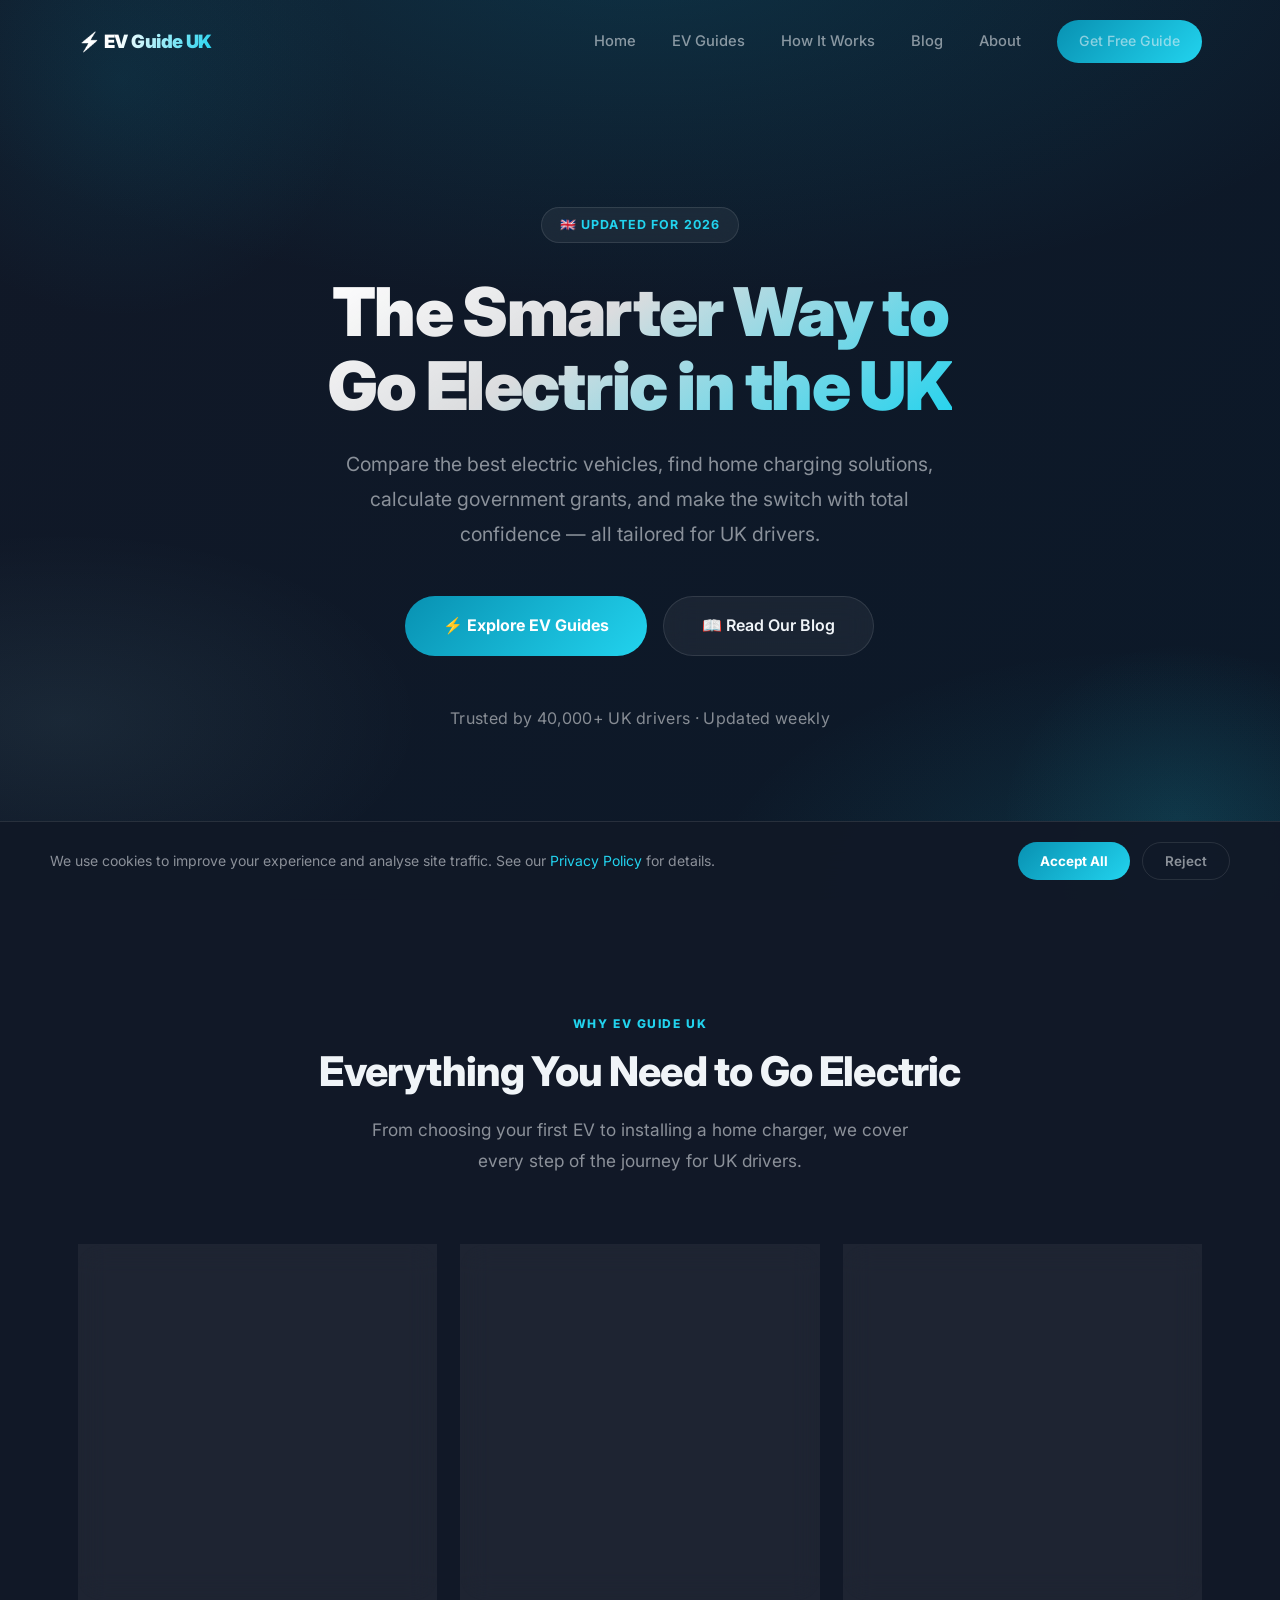
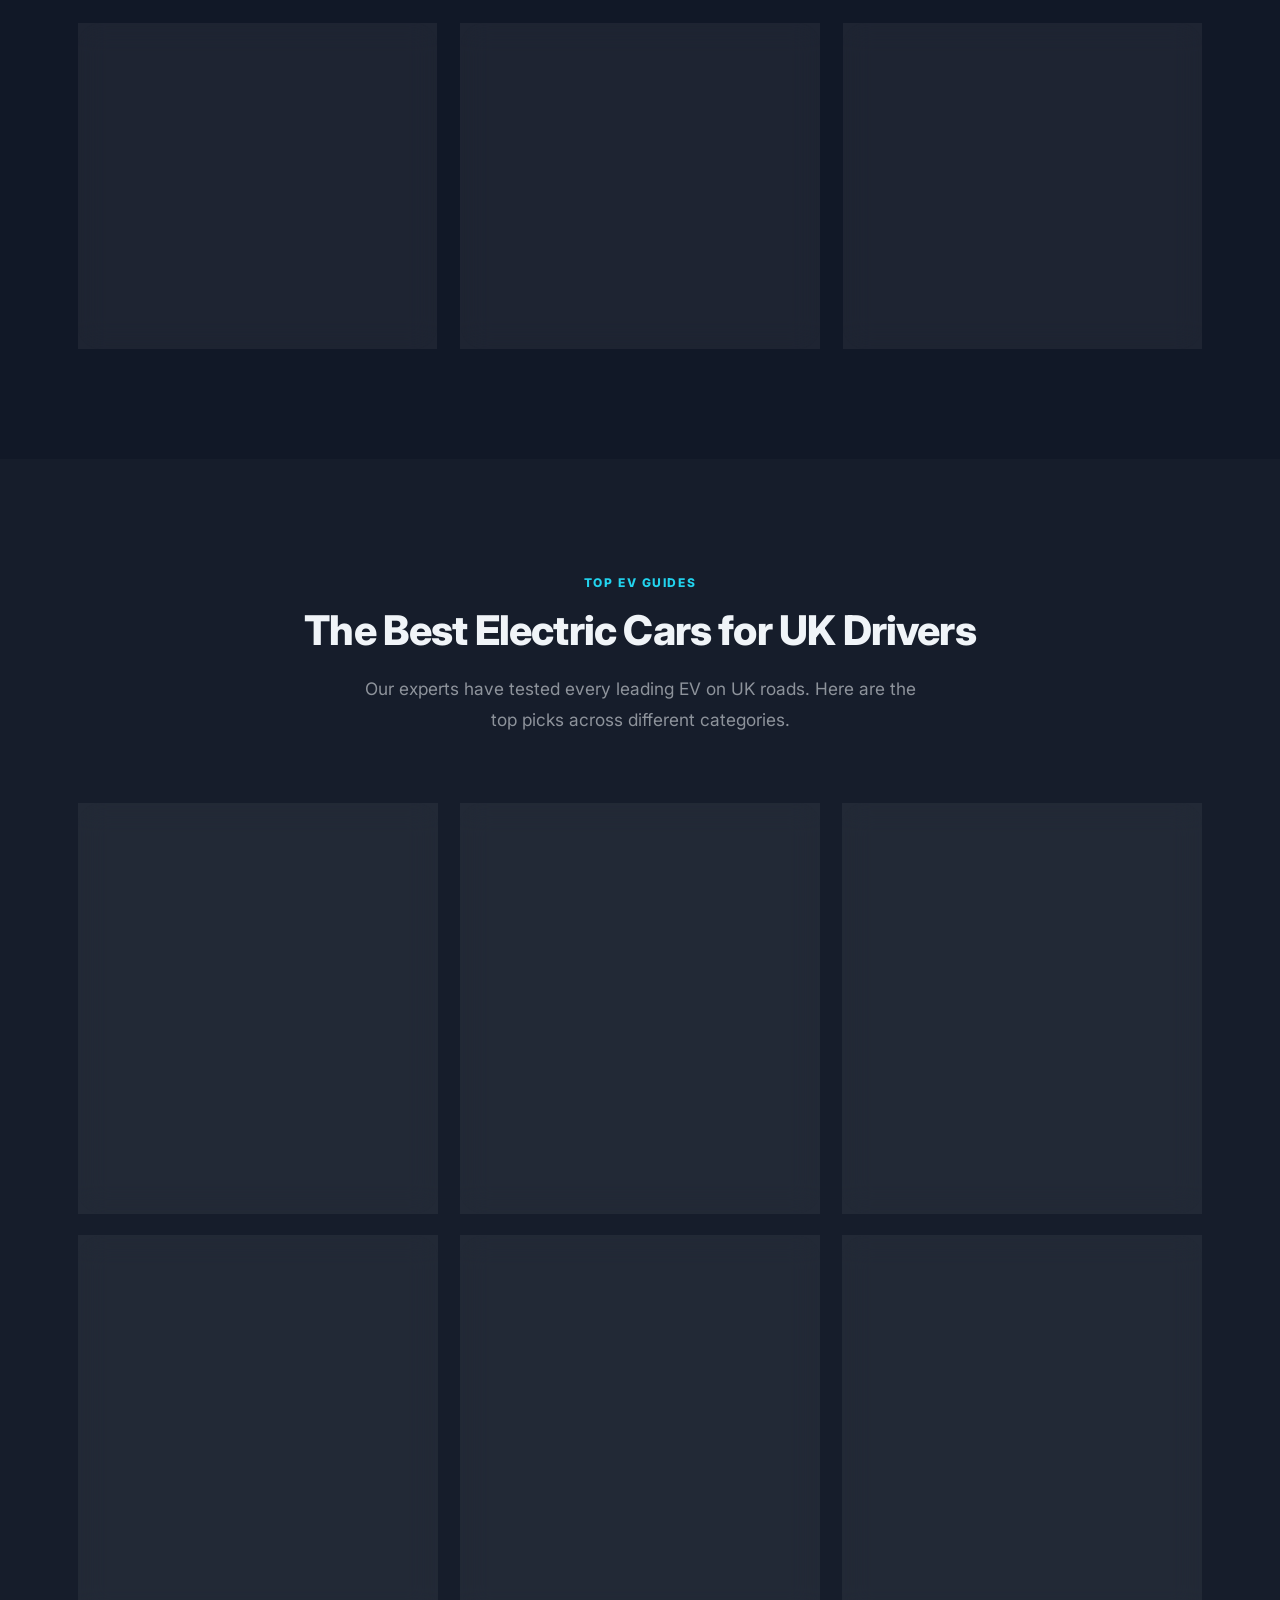
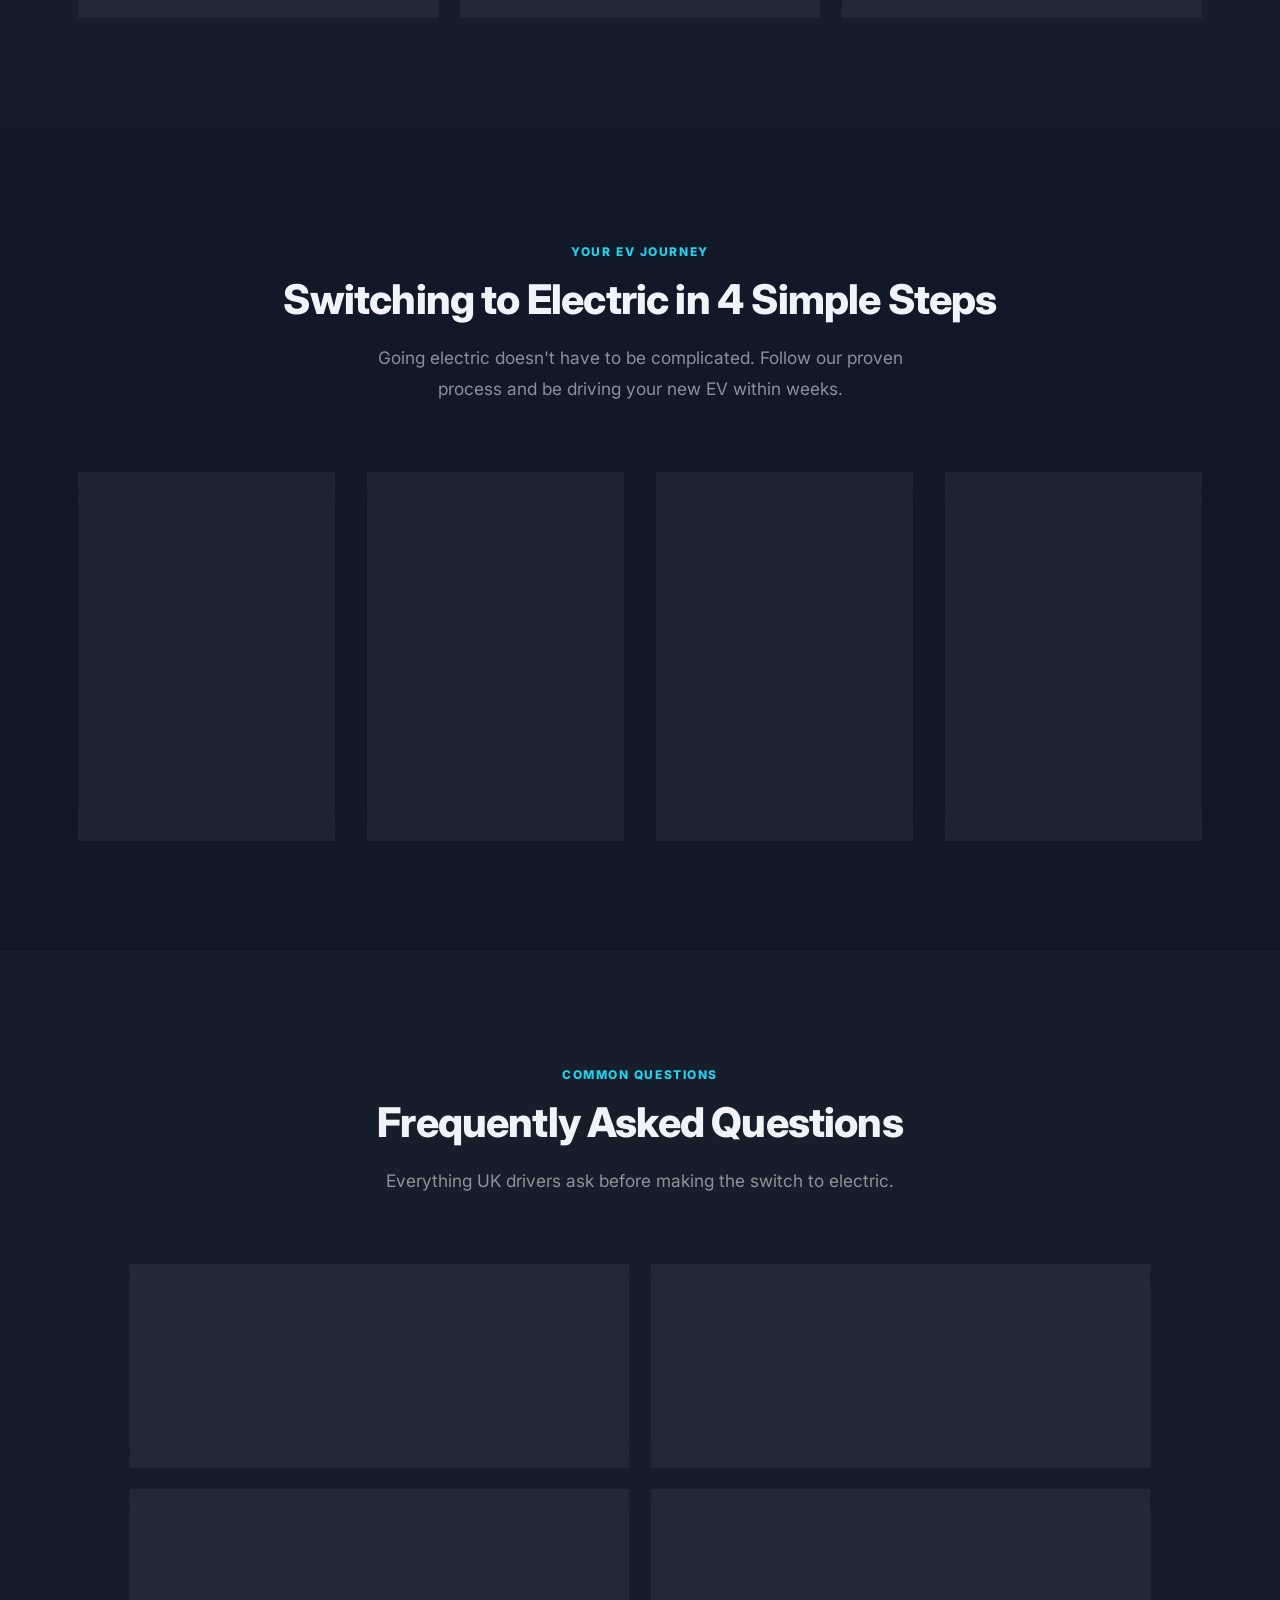
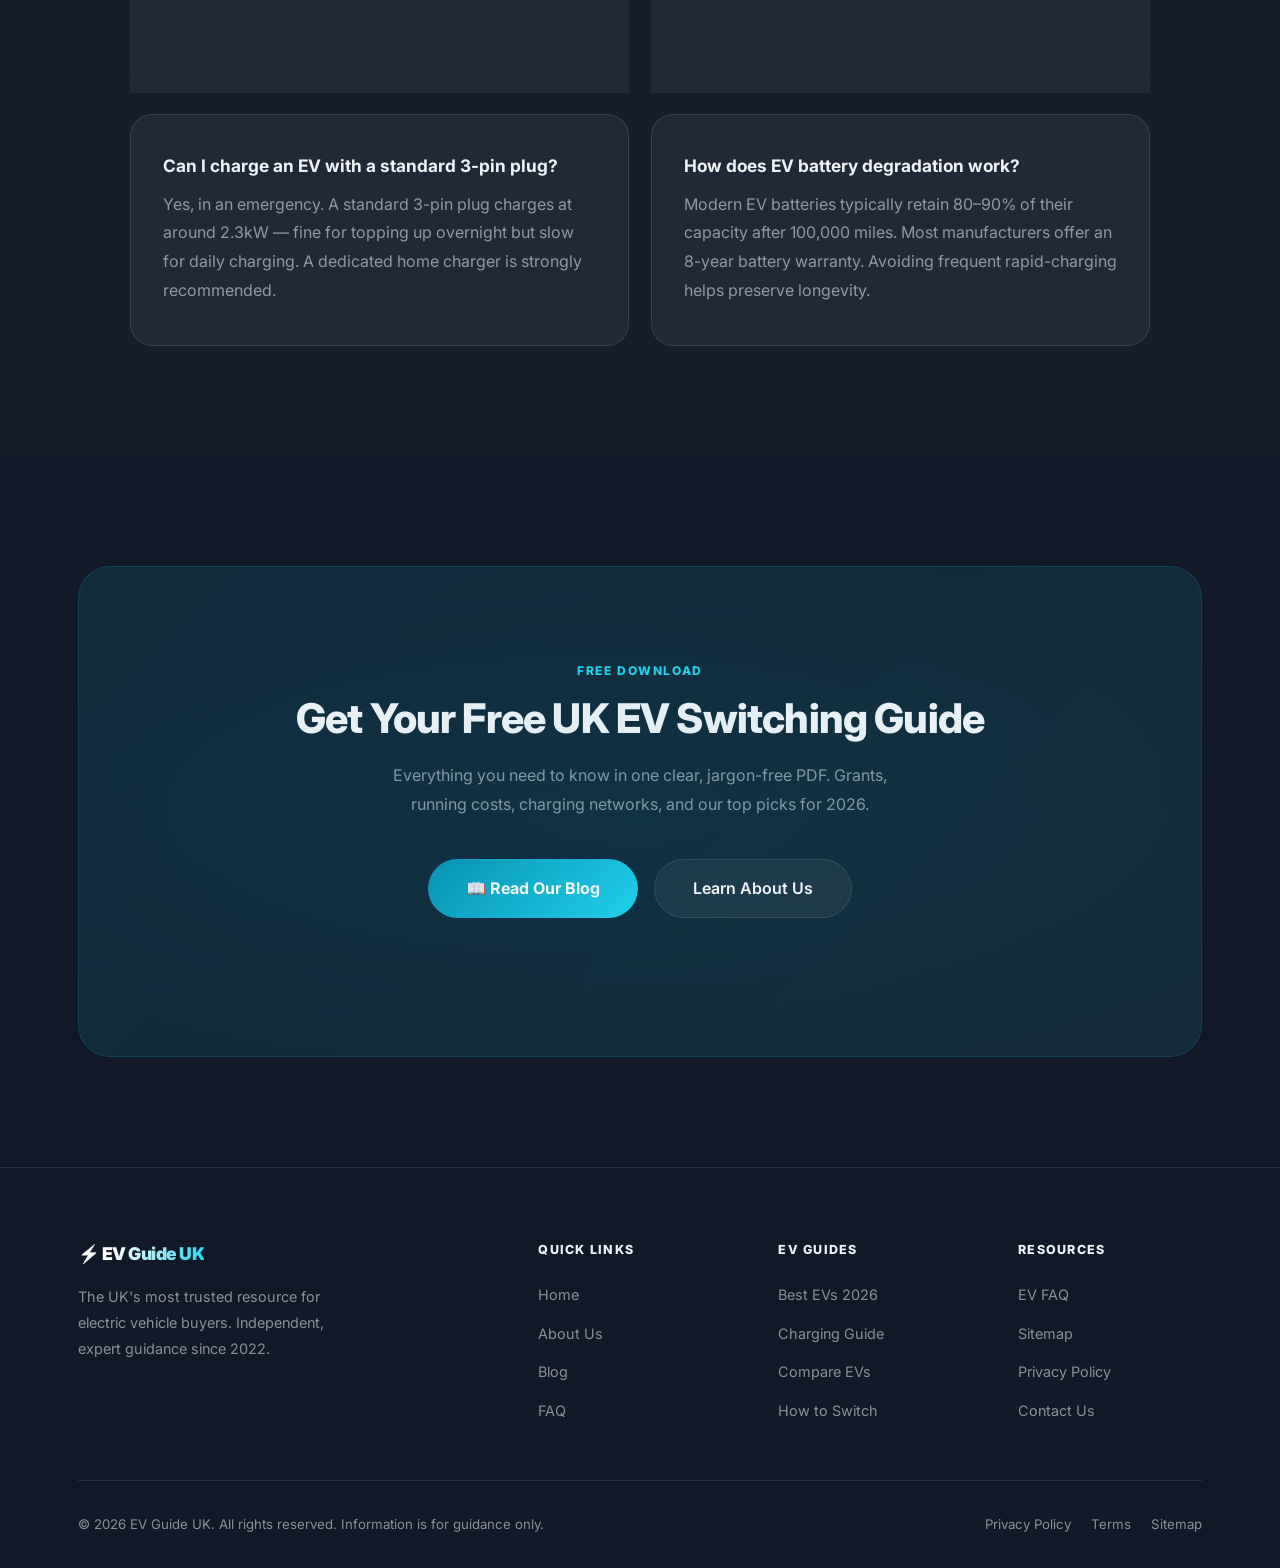
<file: index.html>
<!DOCTYPE html>
<html lang="en-GB">
<head>
  <meta charset="UTF-8">
  <meta name="viewport" content="width=device-width, initial-scale=1.0">
  <title>Electric Vehicles UK | Your Complete EV Guide for 2026</title>
  <meta name="description" content="The UK's most comprehensive guide to electric vehicles. Compare EVs, find charging points, calculate savings, and make the switch with confidence.">
  <meta name="keywords" content="electric vehicles UK, best electric cars UK 2026, EV guide UK, home EV charging, electric car grants UK">

  <meta property="og:title" content="Electric Vehicles UK | Your Complete EV Guide for 2026">
  <meta property="og:description" content="The UK's most comprehensive guide to electric vehicles. Compare EVs, find charging points, and make the switch with confidence.">
  <meta property="og:type" content="website">
  <meta property="og:url" content="https://conor-coder.github.io/electric-vehicles-uk/">

  <meta name="twitter:card" content="summary_large_image">
  <meta name="twitter:title" content="Electric Vehicles UK | EV Guide 2026">
  <meta name="twitter:description" content="Compare EVs, find charging, and calculate your savings. The UK's leading EV resource.">

  <link rel="canonical" href="https://conor-coder.github.io/electric-vehicles-uk/">
  <link rel="stylesheet" href="style.css">

  <script type="application/ld+json">
  {
    "@context": "https://schema.org",
    "@type": "WebSite",
    "name": "Electric Vehicles UK",
    "url": "https://conor-coder.github.io/electric-vehicles-uk/",
    "description": "The UK's complete guide to electric vehicles"
  }
  </script>
</head>
<body>

  <!-- Navigation -->
  <nav class="nav" id="nav">
    <div class="nav-inner">
      <a href="index.html" class="nav-logo">⚡ EV Guide UK</a>
      <ul class="nav-links" id="navLinks">
        <li><a href="index.html">Home</a></li>
        <li><a href="#guides">EV Guides</a></li>
        <li><a href="#how-it-works">How It Works</a></li>
        <li><a href="blog/index.html">Blog</a></li>
        <li><a href="about.html">About</a></li>
        <li><a href="#cta" class="btn-primary" style="padding:10px 22px;font-size:0.88rem;">Get Free Guide</a></li>
      </ul>
      <button class="nav-toggle" id="navToggle" aria-label="Toggle menu">
        <span></span><span></span><span></span>
      </button>
    </div>
  </nav>

  <!-- Hero -->
  <section class="hero">
    <div class="hero-orb hero-orb-1"></div>
    <div class="hero-orb hero-orb-2"></div>
    <div class="hero-content fade-in visible">
      <span class="hero-badge">🇬🇧 Updated for 2026</span>
      <h1>The Smarter Way to<br>Go Electric in the UK</h1>
      <p class="hero-sub">Compare the best electric vehicles, find home charging solutions, calculate government grants, and make the switch with total confidence — all tailored for UK drivers.</p>
      <div class="hero-btns">
        <a href="#guides" class="btn-primary">⚡ Explore EV Guides</a>
        <a href="blog/index.html" class="btn-secondary">📖 Read Our Blog</a>
      </div>
      <p class="hero-tagline">Trusted by 40,000+ UK drivers · Updated weekly</p>
    </div>
  </section>

  <!-- Features -->
  <section id="features">
    <div class="container">
      <div class="section-header fade-in">
        <span class="section-label">Why EV Guide UK</span>
        <h2>Everything You Need to Go Electric</h2>
        <p>From choosing your first EV to installing a home charger, we cover every step of the journey for UK drivers.</p>
      </div>
      <div class="features-grid">
        <div class="glass-card feature-card fade-in">
          <span class="feature-icon">🔋</span>
          <h3>Real-World Range Data</h3>
          <p>Honest range figures tested on UK roads — not WLTP lab numbers. Know exactly how far your EV will go in winter, on the motorway, and in city traffic.</p>
        </div>
        <div class="glass-card feature-card fade-in delay-1">
          <span class="feature-icon">⚡</span>
          <h3>Charging Made Simple</h3>
          <p>Home charger setup guides, public network comparisons, and rapid charging tips. Never run out of range with our interactive UK charging map.</p>
        </div>
        <div class="glass-card feature-card fade-in delay-2">
          <span class="feature-icon">💷</span>
          <h3>UK Grants & Incentives</h3>
          <p>Up-to-date information on the OZEV home charger grant, Plug-in Van Grant, and Salary Sacrifice schemes to cut your upfront costs.</p>
        </div>
        <div class="glass-card feature-card fade-in delay-3">
          <span class="feature-icon">📊</span>
          <h3>True Cost Calculator</h3>
          <p>Compare your current fuel costs against EV running costs. See exactly how much you'll save per year based on your mileage and electricity tariff.</p>
        </div>
        <div class="glass-card feature-card fade-in">
          <span class="feature-icon">🏆</span>
          <h3>Expert EV Reviews</h3>
          <p>In-depth reviews of every major EV available in the UK, covering comfort, tech, charging speed, and value for money — written by real drivers.</p>
        </div>
        <div class="glass-card feature-card fade-in delay-1">
          <span class="feature-icon">🌱</span>
          <h3>Environmental Impact</h3>
          <p>Understand the real carbon savings of switching to electric on the UK grid. Personalised CO₂ calculations based on your driving habits.</p>
        </div>
      </div>
    </div>
  </section>

  <!-- EV Guides -->
  <section id="guides" style="background: rgba(255,255,255,0.02);">
    <div class="container">
      <div class="section-header fade-in">
        <span class="section-label">Top EV Guides</span>
        <h2>The Best Electric Cars for UK Drivers</h2>
        <p>Our experts have tested every leading EV on UK roads. Here are the top picks across different categories.</p>
      </div>
      <div class="tools-grid">
        <div class="glass-card tool-card fade-in">
          <span class="tool-tag">Best Overall</span>
          <h3>Tesla Model Y</h3>
          <p>The UK's best-selling EV for good reason. Outstanding range, supercharger network access, and class-leading tech make it the complete package.</p>
          <div class="tool-price">⚡ Range: up to 331 miles · From £44,990</div>
          <a href="blog/best-electric-cars-uk-2026.html" class="btn-tool">Read Full Review →</a>
        </div>
        <div class="glass-card tool-card fade-in delay-1">
          <span class="tool-tag">Best Value</span>
          <h3>MG4 Electric</h3>
          <p>The MG4 has disrupted the UK EV market with premium features at an accessible price. Ideal for first-time EV buyers wanting maximum value.</p>
          <div class="tool-price">⚡ Range: up to 281 miles · From £26,995</div>
          <a href="blog/best-electric-cars-uk-2026.html" class="btn-tool">Read Full Review →</a>
        </div>
        <div class="glass-card tool-card fade-in delay-2">
          <span class="tool-tag">Family SUV</span>
          <h3>Hyundai Ioniq 5</h3>
          <p>Ultra-fast 800V charging, stunning retro-futuristic design, and a spacious interior make the Ioniq 5 perfect for UK families.</p>
          <div class="tool-price">⚡ Range: up to 299 miles · From £41,450</div>
          <a href="blog/best-electric-cars-uk-2026.html" class="btn-tool">Read Full Review →</a>
        </div>
        <div class="glass-card tool-card fade-in delay-3">
          <span class="tool-tag">City Car</span>
          <h3>Renault 5 Electric</h3>
          <p>The reinvented icon. Compact, charming, and affordable, the new Renault 5 E-Tech is the perfect city EV for UK urban drivers.</p>
          <div class="tool-price">⚡ Range: up to 248 miles · From £22,995</div>
          <a href="blog/best-electric-cars-uk-2026.html" class="btn-tool">Read Full Review →</a>
        </div>
        <div class="glass-card tool-card fade-in">
          <span class="tool-tag">Premium</span>
          <h3>BMW i4</h3>
          <p>The i4 proves EVs can be thrilling to drive. Incredible performance, refined interior, and a reassuring BMW dealer network across the UK.</p>
          <div class="tool-price">⚡ Range: up to 367 miles · From £53,905</div>
          <a href="blog/best-electric-cars-uk-2026.html" class="btn-tool">Read Full Review →</a>
        </div>
        <div class="glass-card tool-card fade-in delay-1">
          <span class="tool-tag">Long Range</span>
          <h3>Mercedes EQS</h3>
          <p>The ultimate long-distance electric vehicle. With up to 453 miles of range, it eliminates range anxiety for even the longest UK road trips.</p>
          <div class="tool-price">⚡ Range: up to 453 miles · From £99,900</div>
          <a href="blog/best-electric-cars-uk-2026.html" class="btn-tool">Read Full Review →</a>
        </div>
      </div>
    </div>
  </section>

  <!-- How It Works -->
  <section id="how-it-works">
    <div class="container">
      <div class="section-header fade-in">
        <span class="section-label">Your EV Journey</span>
        <h2>Switching to Electric in 4 Simple Steps</h2>
        <p>Going electric doesn't have to be complicated. Follow our proven process and be driving your new EV within weeks.</p>
      </div>
      <div class="steps-grid">
        <div class="glass-card step-card fade-in">
          <span class="step-number">01</span>
          <h3>Calculate Your Needs</h3>
          <p>Use our free tool to work out your average daily mileage, home charging options, and the ideal range for your lifestyle.</p>
        </div>
        <div class="glass-card step-card fade-in delay-1">
          <span class="step-number">02</span>
          <h3>Compare &amp; Choose Your EV</h3>
          <p>Browse our shortlist tool to compare EVs side-by-side on range, price, charging speed, and running costs.</p>
        </div>
        <div class="glass-card step-card fade-in delay-2">
          <span class="step-number">03</span>
          <h3>Claim Your Grants</h3>
          <p>Apply for the OZEV home charger grant (up to £350) and any other incentives you're entitled to before placing your order.</p>
        </div>
        <div class="glass-card step-card fade-in delay-3">
          <span class="step-number">04</span>
          <h3>Drive &amp; Save</h3>
          <p>Enjoy zero road tax, reduced fuel costs, and free parking in many UK cities. Track your savings in our dashboard.</p>
        </div>
      </div>
    </div>
  </section>

  <!-- FAQ -->
  <section id="faq" style="background: rgba(255,255,255,0.02);">
    <div class="container">
      <div class="section-header fade-in">
        <span class="section-label">Common Questions</span>
        <h2>Frequently Asked Questions</h2>
        <p>Everything UK drivers ask before making the switch to electric.</p>
      </div>
      <div class="faq-grid">
        <div class="glass-card faq-card fade-in">
          <h3>How long does it take to charge an EV at home?</h3>
          <p>A standard 7kW home charger will fully charge most EVs overnight (6–10 hours). A rapid public charger (50–350kW) can add 100 miles in as little as 20–30 minutes.</p>
        </div>
        <div class="glass-card faq-card fade-in delay-1">
          <h3>Is there a government grant for home EV chargers?</h3>
          <p>Yes — the OZEV Electric Vehicle Chargepoint Grant provides up to £350 off the cost of a home charger for eligible properties. Renters and flat owners can also apply.</p>
        </div>
        <div class="glass-card faq-card fade-in delay-2">
          <h3>What is the cheapest electric car in the UK?</h3>
          <p>The Dacia Spring starts from around £14,995, making it the most affordable new EV in the UK. The Renault 5 and MG4 offer the best combination of price and range.</p>
        </div>
        <div class="glass-card faq-card fade-in delay-3">
          <h3>Do electric cars pay road tax (VED) in the UK?</h3>
          <p>From April 2025, zero-emission vehicles pay a flat rate of £195 per year (the same as petrol/diesel cars). Before that date, EVs were exempt from VED entirely.</p>
        </div>
        <div class="glass-card faq-card fade-in">
          <h3>Can I charge an EV with a standard 3-pin plug?</h3>
          <p>Yes, in an emergency. A standard 3-pin plug charges at around 2.3kW — fine for topping up overnight but slow for daily charging. A dedicated home charger is strongly recommended.</p>
        </div>
        <div class="glass-card faq-card fade-in delay-1">
          <h3>How does EV battery degradation work?</h3>
          <p>Modern EV batteries typically retain 80–90% of their capacity after 100,000 miles. Most manufacturers offer an 8-year battery warranty. Avoiding frequent rapid-charging helps preserve longevity.</p>
        </div>
      </div>
    </div>
  </section>

  <!-- CTA Banner -->
  <section id="cta">
    <div class="container">
      <div class="cta-banner fade-in">
        <span class="section-label">Free Download</span>
        <h2>Get Your Free UK EV Switching Guide</h2>
        <p>Everything you need to know in one clear, jargon-free PDF. Grants, running costs, charging networks, and our top picks for 2026.</p>
        <div class="hero-btns" style="margin-top:0;">
          <a href="blog/index.html" class="btn-primary">📖 Read Our Blog</a>
          <a href="about.html" class="btn-secondary">Learn About Us</a>
        </div>
      </div>
    </div>
  </section>

  <!-- Footer -->
  <footer>
    <div class="container">
      <div class="footer-grid">
        <div class="footer-brand">
          <span class="footer-logo">⚡ EV Guide UK</span>
          <p>The UK's most trusted resource for electric vehicle buyers. Independent, expert guidance since 2022.</p>
        </div>
        <div class="footer-col">
          <h4>Quick Links</h4>
          <ul>
            <li><a href="index.html">Home</a></li>
            <li><a href="about.html">About Us</a></li>
            <li><a href="blog/index.html">Blog</a></li>
            <li><a href="#faq">FAQ</a></li>
          </ul>
        </div>
        <div class="footer-col">
          <h4>EV Guides</h4>
          <ul>
            <li><a href="blog/best-electric-cars-uk-2026.html">Best EVs 2026</a></li>
            <li><a href="blog/ev-charging-guide-uk.html">Charging Guide</a></li>
            <li><a href="#guides">Compare EVs</a></li>
            <li><a href="#how-it-works">How to Switch</a></li>
          </ul>
        </div>
        <div class="footer-col">
          <h4>Resources</h4>
          <ul>
            <li><a href="#faq">EV FAQ</a></li>
            <li><a href="sitemap.xml">Sitemap</a></li>
            <li><a href="#">Privacy Policy</a></li>
            <li><a href="#">Contact Us</a></li>
          </ul>
        </div>
      </div>
      <div class="footer-bottom">
        <p>&copy; 2026 EV Guide UK. All rights reserved. Information is for guidance only.</p>
        <div style="display:flex;gap:20px;">
          <a href="#">Privacy Policy</a>
          <a href="#">Terms</a>
          <a href="sitemap.xml">Sitemap</a>
        </div>
      </div>
    </div>
  </footer>

  <!-- Cookie Banner -->
  <div class="cookie-banner" id="cookieBanner">
    <div class="cookie-inner">
      <p>We use cookies to improve your experience and analyse site traffic. See our <a href="#">Privacy Policy</a> for details.</p>
      <div class="cookie-actions">
        <button class="btn-cookie-accept" id="cookieAccept">Accept All</button>
        <button class="btn-cookie-reject" id="cookieReject">Reject</button>
      </div>
    </div>
  </div>

  <script>
    // Nav scroll
    const nav = document.getElementById('nav');
    window.addEventListener('scroll', () => {
      nav.classList.toggle('scrolled', window.scrollY > 60);
    });

    // Mobile toggle
    const toggle = document.getElementById('navToggle');
    const links = document.getElementById('navLinks');
    toggle.addEventListener('click', () => {
      links.classList.toggle('open');
    });
    links.querySelectorAll('a').forEach(a => {
      a.addEventListener('click', () => links.classList.remove('open'));
    });

    // Fade-in observer
    const observer = new IntersectionObserver((entries) => {
      entries.forEach(e => { if (e.isIntersecting) e.target.classList.add('visible'); });
    }, { threshold: 0.1, rootMargin: '0px 0px -40px 0px' });
    document.querySelectorAll('.fade-in').forEach(el => observer.observe(el));

    // Cookie banner
    const banner = document.getElementById('cookieBanner');
    if (!localStorage.getItem('ev_cookie')) {
      setTimeout(() => banner.classList.add('visible'), 1200);
    }
    document.getElementById('cookieAccept').addEventListener('click', () => {
      localStorage.setItem('ev_cookie', '1');
      banner.classList.remove('visible');
    });
    document.getElementById('cookieReject').addEventListener('click', () => {
      localStorage.setItem('ev_cookie', '0');
      banner.classList.remove('visible');
    });
  </script>
</body>
</html>
</file>
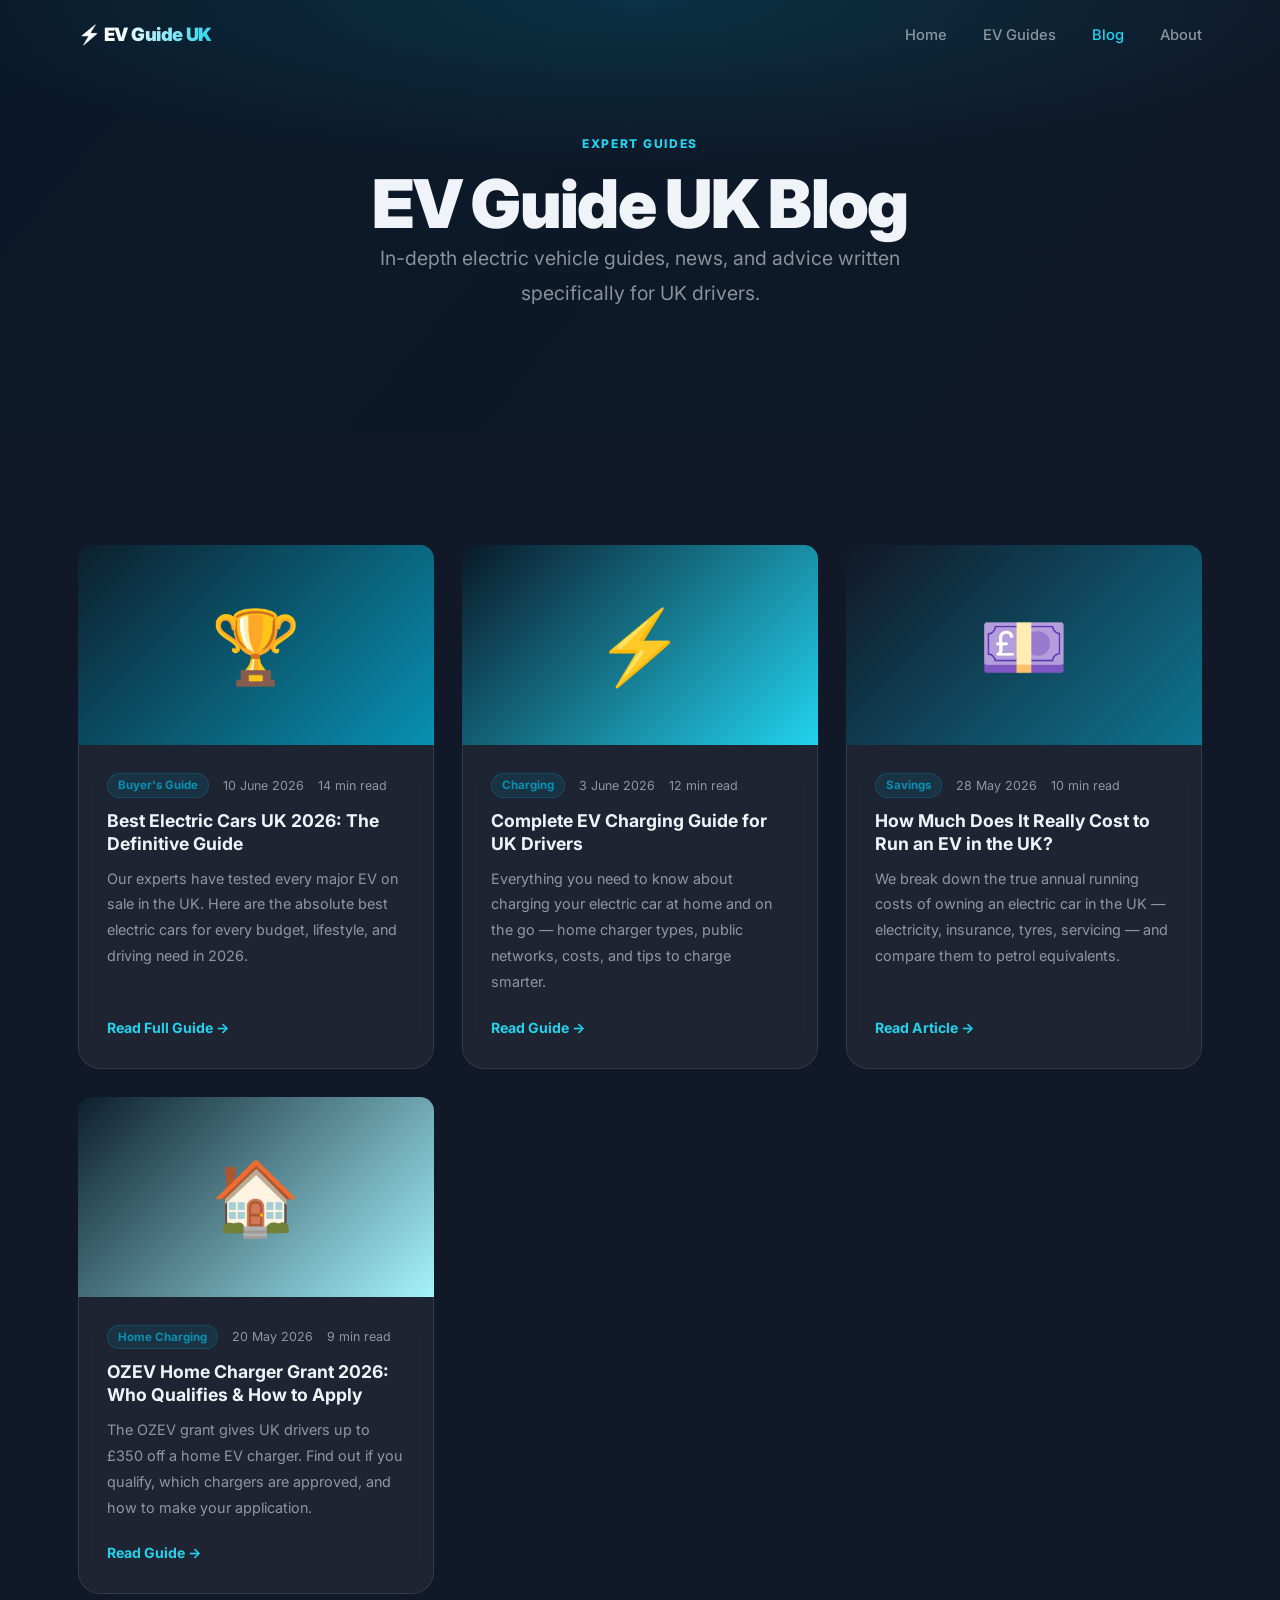
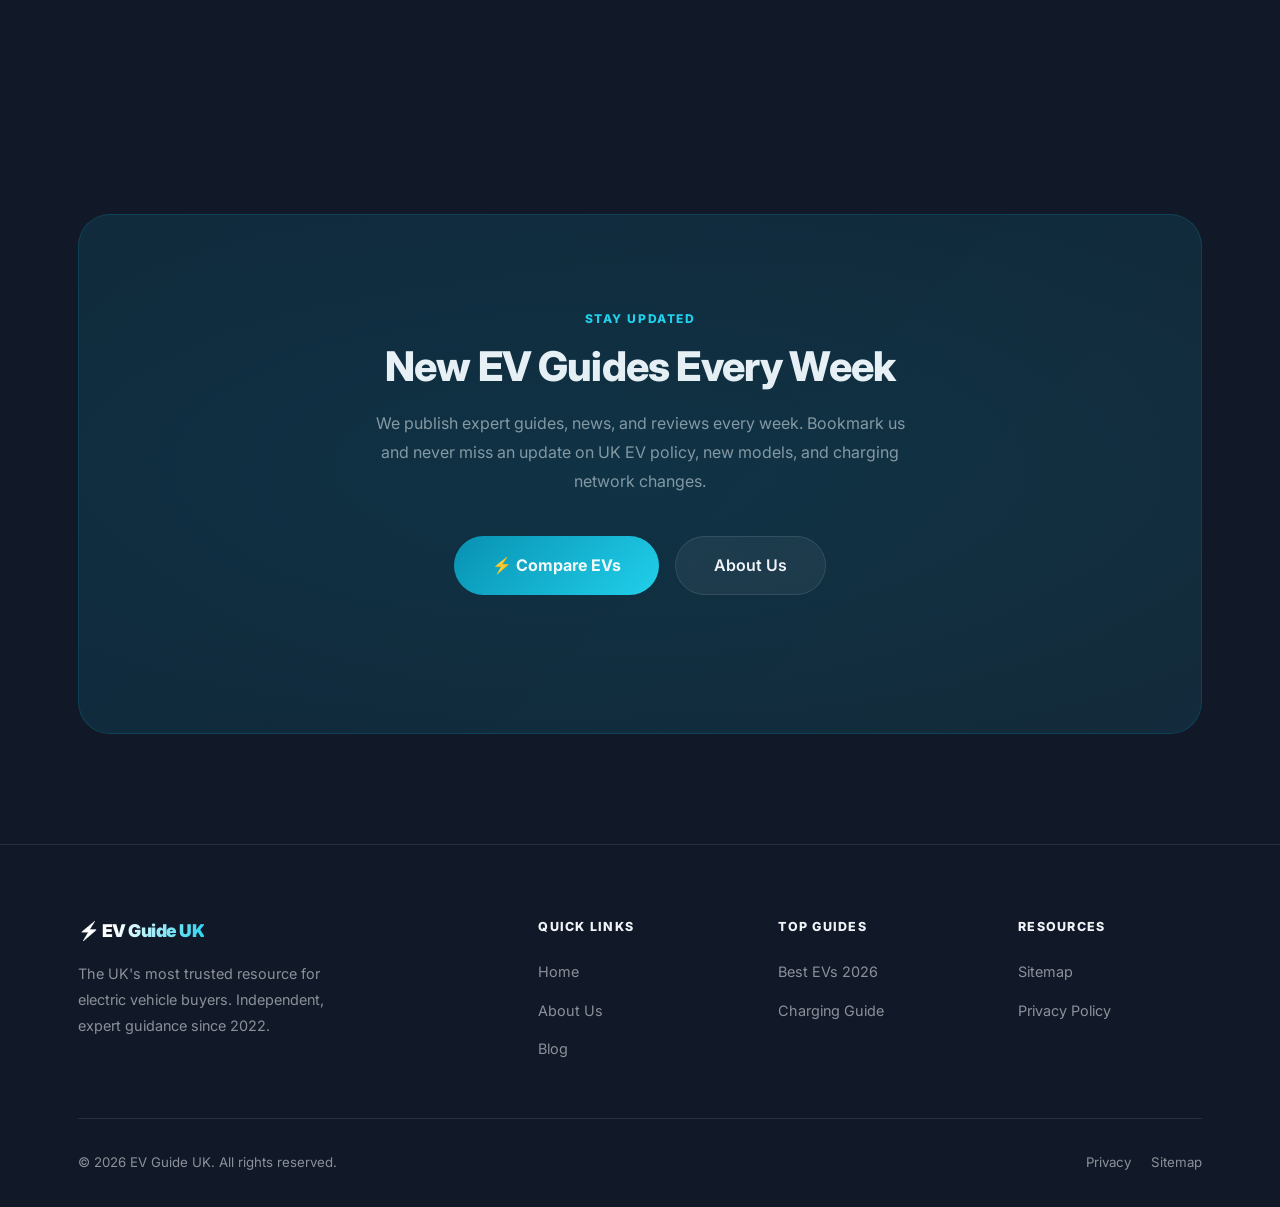
<file: blog/index.html>
<!DOCTYPE html>
<html lang="en-GB">
<head>
  <meta charset="UTF-8">
  <meta name="viewport" content="width=device-width, initial-scale=1.0">
  <title>EV Guide UK Blog | Electric Vehicle News & Guides</title>
  <meta name="description" content="Expert electric vehicle guides, news, and advice for UK drivers. EV reviews, charging tips, grants, and the latest industry news.">

  <meta property="og:title" content="EV Guide UK Blog | Electric Vehicle News & Guides">
  <meta property="og:description" content="Expert EV guides, news, and advice for UK drivers.">
  <meta property="og:type" content="website">
  <meta property="og:url" content="https://conor-coder.github.io/electric-vehicles-uk/blog/">

  <link rel="canonical" href="https://conor-coder.github.io/electric-vehicles-uk/blog/">
  <link rel="stylesheet" href="../style.css">
</head>
<body>

  <nav class="nav" id="nav">
    <div class="nav-inner">
      <a href="../index.html" class="nav-logo">⚡ EV Guide UK</a>
      <ul class="nav-links" id="navLinks">
        <li><a href="../index.html">Home</a></li>
        <li><a href="../index.html#guides">EV Guides</a></li>
        <li><a href="index.html" style="color:var(--accent)">Blog</a></li>
        <li><a href="../about.html">About</a></li>
      </ul>
      <button class="nav-toggle" id="navToggle" aria-label="Toggle menu">
        <span></span><span></span><span></span>
      </button>
    </div>
  </nav>

  <header class="about-header">
    <div class="about-header-content fade-in visible">
      <span class="section-label">Expert Guides</span>
      <h1>EV Guide UK Blog</h1>
      <p class="hero-sub">In-depth electric vehicle guides, news, and advice written specifically for UK drivers.</p>
    </div>
  </header>

  <section>
    <div class="container">
      <div class="blog-grid">

        <a href="best-electric-cars-uk-2026.html" class="blog-card fade-in visible">
          <div class="blog-card-thumb" style="background:linear-gradient(135deg,#0d1f2d,#0891b2);">🏆</div>
          <div class="blog-card-body">
            <div class="blog-meta">
              <span class="blog-tag">Buyer's Guide</span>
              <span>10 June 2026</span>
              <span>14 min read</span>
            </div>
            <h3>Best Electric Cars UK 2026: The Definitive Guide</h3>
            <p>Our experts have tested every major EV on sale in the UK. Here are the absolute best electric cars for every budget, lifestyle, and driving need in 2026.</p>
            <span class="read-more">Read Full Guide →</span>
          </div>
        </a>

        <a href="ev-charging-guide-uk.html" class="blog-card fade-in delay-1">
          <div class="blog-card-thumb" style="background:linear-gradient(135deg,#0a1929,#22d3ee);">⚡</div>
          <div class="blog-card-body">
            <div class="blog-meta">
              <span class="blog-tag">Charging</span>
              <span>3 June 2026</span>
              <span>12 min read</span>
            </div>
            <h3>Complete EV Charging Guide for UK Drivers</h3>
            <p>Everything you need to know about charging your electric car at home and on the go — home charger types, public networks, costs, and tips to charge smarter.</p>
            <span class="read-more">Read Guide →</span>
          </div>
        </a>

        <a href="best-electric-cars-uk-2026.html" class="blog-card fade-in delay-2">
          <div class="blog-card-thumb" style="background:linear-gradient(135deg,#111827,#0e7490);">💷</div>
          <div class="blog-card-body">
            <div class="blog-meta">
              <span class="blog-tag">Savings</span>
              <span>28 May 2026</span>
              <span>10 min read</span>
            </div>
            <h3>How Much Does It Really Cost to Run an EV in the UK?</h3>
            <p>We break down the true annual running costs of owning an electric car in the UK — electricity, insurance, tyres, servicing — and compare them to petrol equivalents.</p>
            <span class="read-more">Read Article →</span>
          </div>
        </a>

        <a href="ev-charging-guide-uk.html" class="blog-card fade-in delay-3">
          <div class="blog-card-thumb" style="background:linear-gradient(135deg,#0d1f2d,#a5f3fc);">🏠</div>
          <div class="blog-card-body">
            <div class="blog-meta">
              <span class="blog-tag">Home Charging</span>
              <span>20 May 2026</span>
              <span>9 min read</span>
            </div>
            <h3>OZEV Home Charger Grant 2026: Who Qualifies &amp; How to Apply</h3>
            <p>The OZEV grant gives UK drivers up to £350 off a home EV charger. Find out if you qualify, which chargers are approved, and how to make your application.</p>
            <span class="read-more">Read Guide →</span>
          </div>
        </a>

      </div>
    </div>
  </section>

  <section>
    <div class="container">
      <div class="cta-banner fade-in">
        <span class="section-label">Stay Updated</span>
        <h2>New EV Guides Every Week</h2>
        <p>We publish expert guides, news, and reviews every week. Bookmark us and never miss an update on UK EV policy, new models, and charging network changes.</p>
        <div class="hero-btns" style="margin-top:0;">
          <a href="../index.html#guides" class="btn-primary">⚡ Compare EVs</a>
          <a href="../about.html" class="btn-secondary">About Us</a>
        </div>
      </div>
    </div>
  </section>

  <footer>
    <div class="container">
      <div class="footer-grid">
        <div class="footer-brand">
          <span class="footer-logo">⚡ EV Guide UK</span>
          <p>The UK's most trusted resource for electric vehicle buyers. Independent, expert guidance since 2022.</p>
        </div>
        <div class="footer-col">
          <h4>Quick Links</h4>
          <ul>
            <li><a href="../index.html">Home</a></li>
            <li><a href="../about.html">About Us</a></li>
            <li><a href="index.html">Blog</a></li>
          </ul>
        </div>
        <div class="footer-col">
          <h4>Top Guides</h4>
          <ul>
            <li><a href="best-electric-cars-uk-2026.html">Best EVs 2026</a></li>
            <li><a href="ev-charging-guide-uk.html">Charging Guide</a></li>
          </ul>
        </div>
        <div class="footer-col">
          <h4>Resources</h4>
          <ul>
            <li><a href="../sitemap.xml">Sitemap</a></li>
            <li><a href="#">Privacy Policy</a></li>
          </ul>
        </div>
      </div>
      <div class="footer-bottom">
        <p>&copy; 2026 EV Guide UK. All rights reserved.</p>
        <div style="display:flex;gap:20px;">
          <a href="#">Privacy</a>
          <a href="../sitemap.xml">Sitemap</a>
        </div>
      </div>
    </div>
  </footer>

  <script>
    const nav = document.getElementById('nav');
    window.addEventListener('scroll', () => nav.classList.toggle('scrolled', window.scrollY > 60));
    const toggle = document.getElementById('navToggle');
    const links = document.getElementById('navLinks');
    toggle.addEventListener('click', () => links.classList.toggle('open'));
    links.querySelectorAll('a').forEach(a => a.addEventListener('click', () => links.classList.remove('open')));
    const observer = new IntersectionObserver((entries) => {
      entries.forEach(e => { if (e.isIntersecting) e.target.classList.add('visible'); });
    }, { threshold: 0.1, rootMargin: '0px 0px -40px 0px' });
    document.querySelectorAll('.fade-in').forEach(el => observer.observe(el));
  </script>
</body>
</html>
</file>
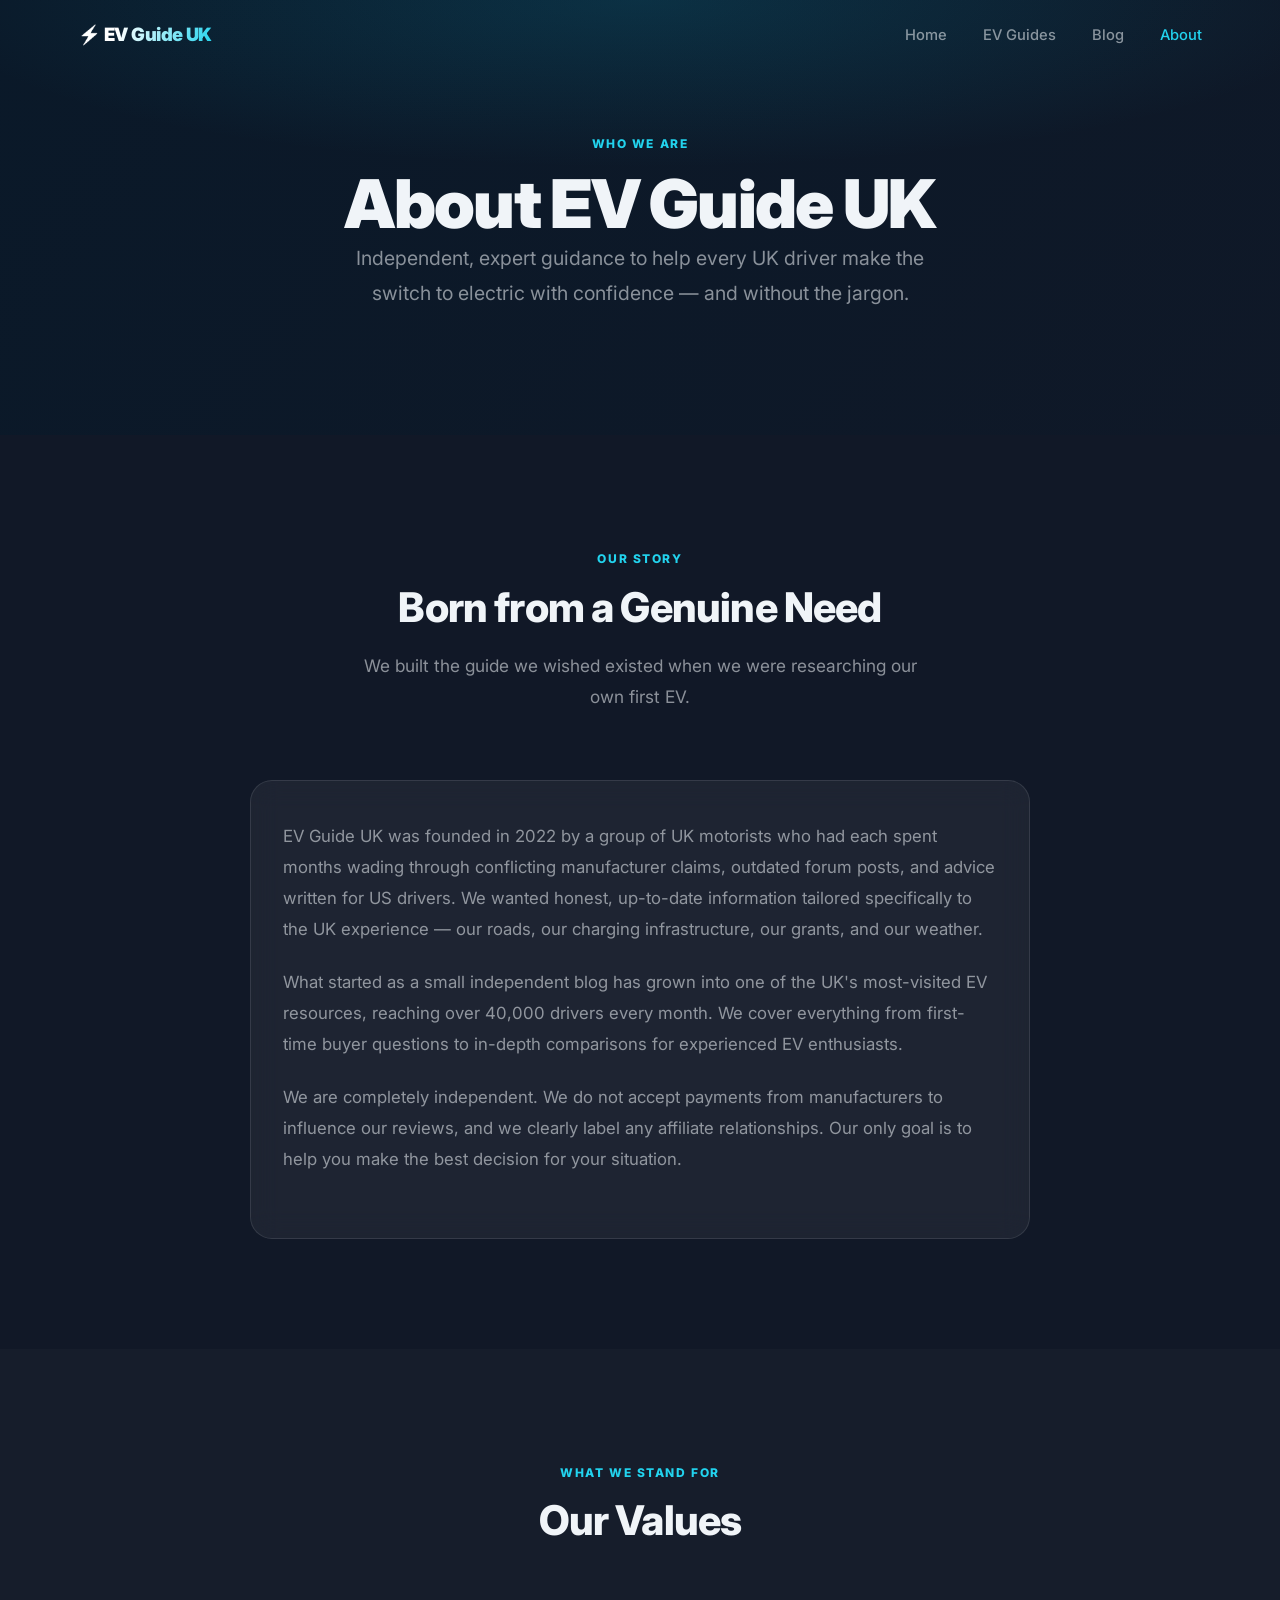
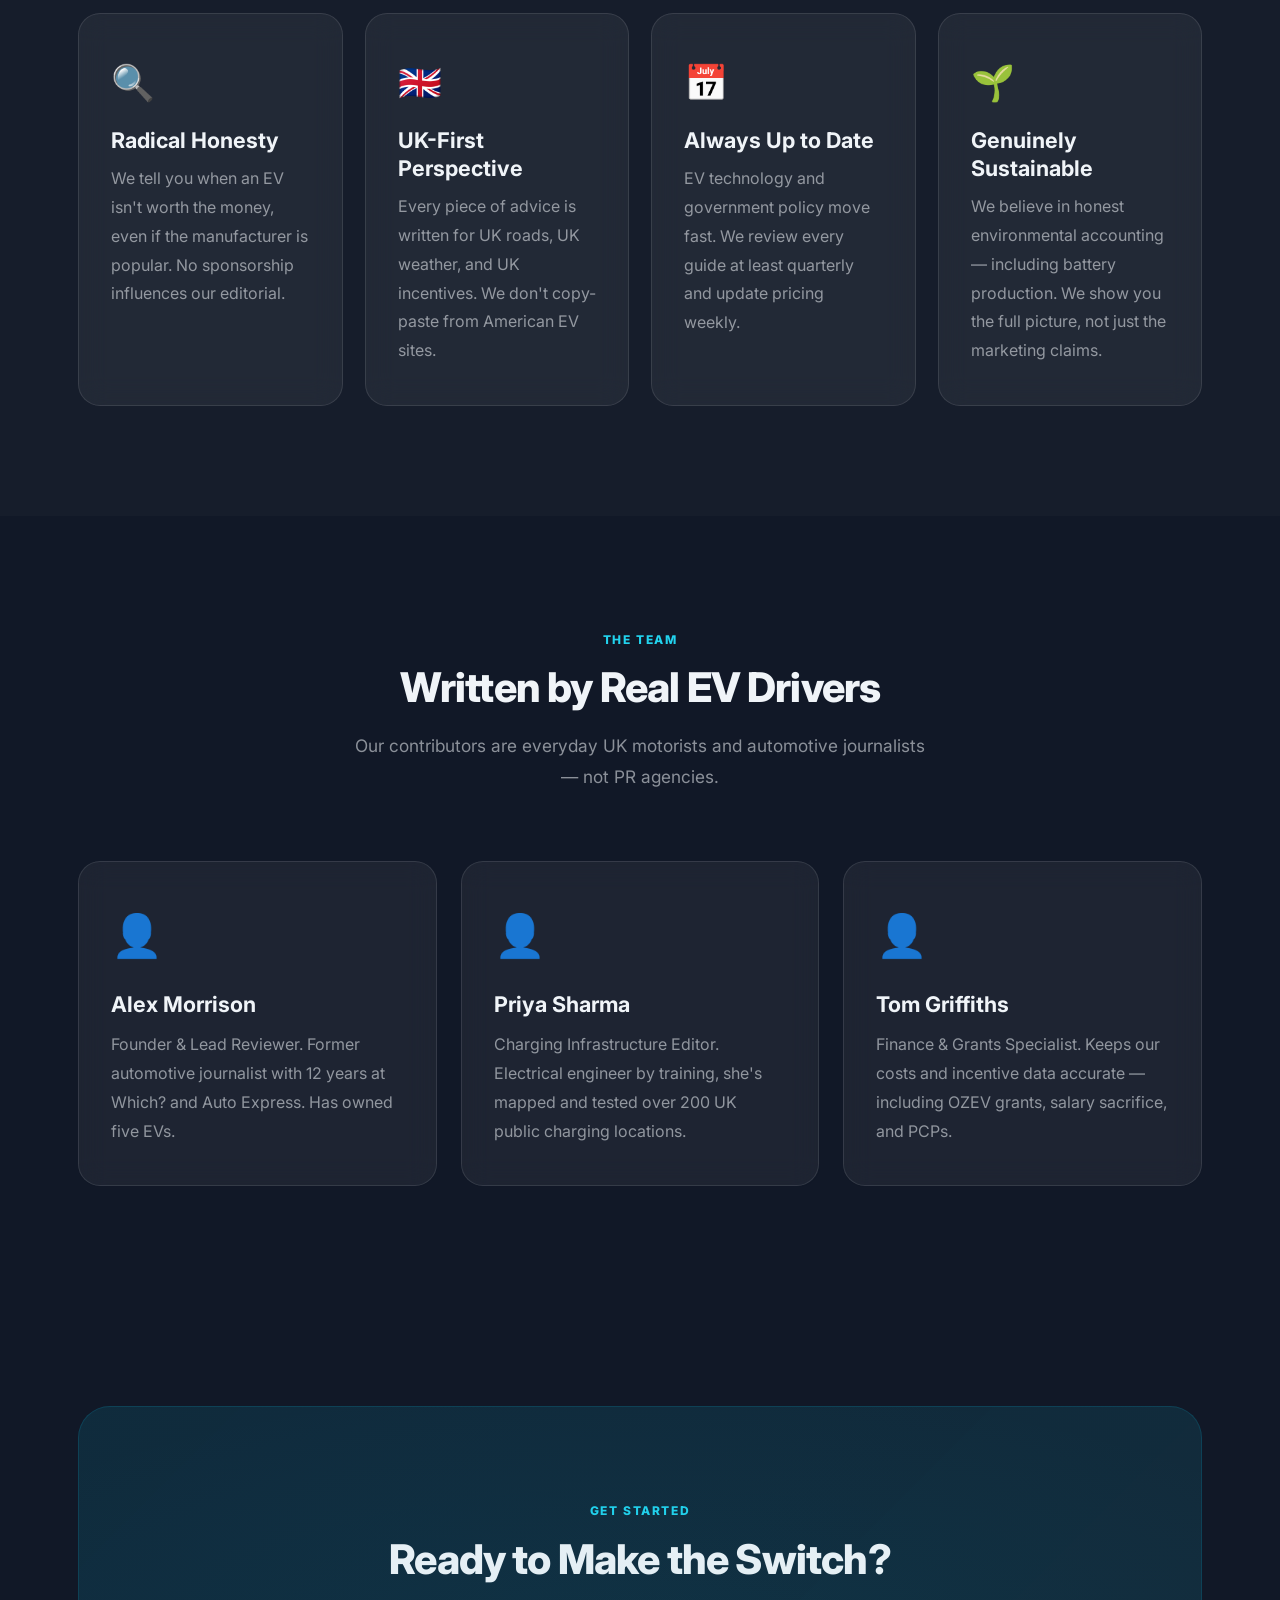
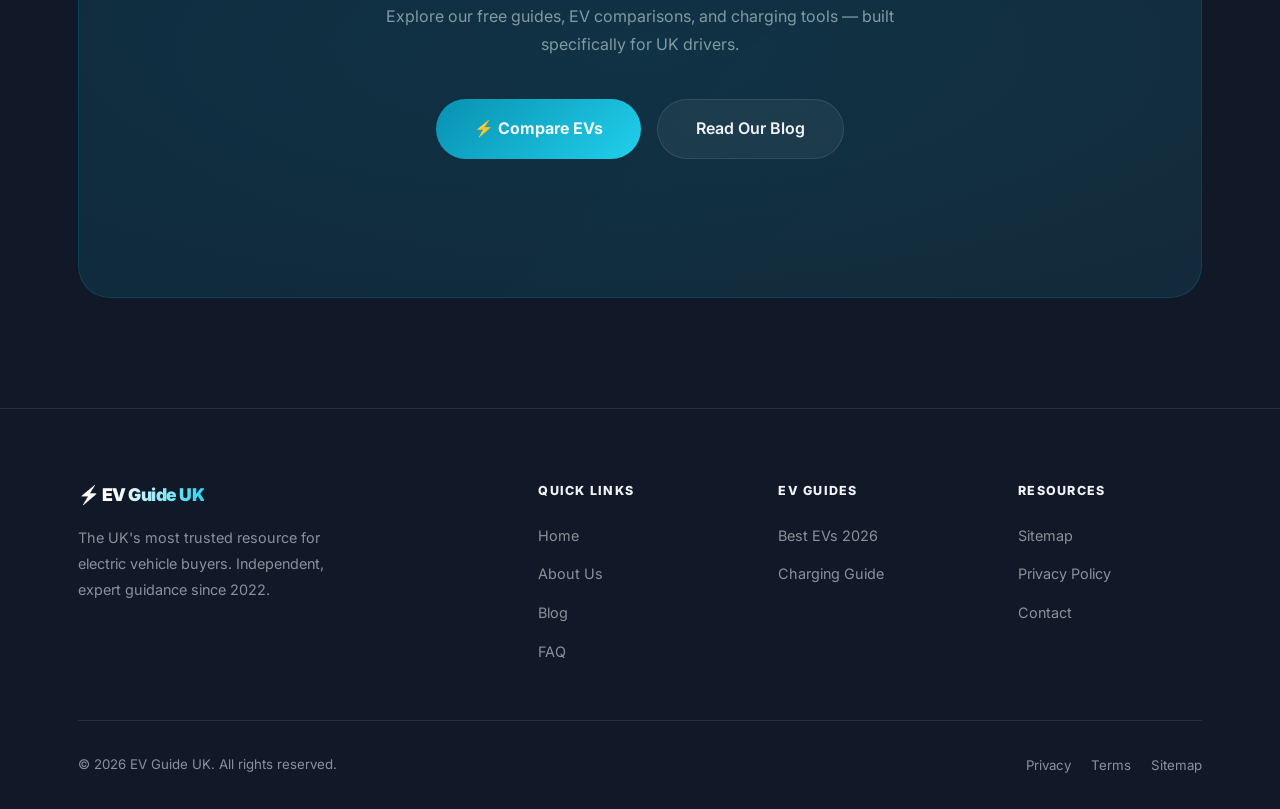
<file: about.html>
<!DOCTYPE html>
<html lang="en-GB">
<head>
  <meta charset="UTF-8">
  <meta name="viewport" content="width=device-width, initial-scale=1.0">
  <title>About EV Guide UK | Our Mission & Expert Team</title>
  <meta name="description" content="Learn about EV Guide UK — our mission to help every UK driver make an informed switch to electric vehicles with honest, independent guidance.">

  <meta property="og:title" content="About EV Guide UK | Our Mission">
  <meta property="og:description" content="Independent, expert guidance to help UK drivers go electric with confidence.">
  <meta property="og:type" content="website">
  <meta property="og:url" content="https://conor-coder.github.io/electric-vehicles-uk/about.html">

  <link rel="canonical" href="https://conor-coder.github.io/electric-vehicles-uk/about.html">
  <link rel="stylesheet" href="style.css">
</head>
<body>

  <nav class="nav" id="nav">
    <div class="nav-inner">
      <a href="index.html" class="nav-logo">⚡ EV Guide UK</a>
      <ul class="nav-links" id="navLinks">
        <li><a href="index.html">Home</a></li>
        <li><a href="index.html#guides">EV Guides</a></li>
        <li><a href="blog/index.html">Blog</a></li>
        <li><a href="about.html" style="color:var(--accent)">About</a></li>
      </ul>
      <button class="nav-toggle" id="navToggle" aria-label="Toggle menu">
        <span></span><span></span><span></span>
      </button>
    </div>
  </nav>

  <!-- About Header -->
  <header class="about-header">
    <div class="about-header-content fade-in visible">
      <span class="section-label">Who We Are</span>
      <h1>About EV Guide UK</h1>
      <p class="hero-sub">Independent, expert guidance to help every UK driver make the switch to electric with confidence — and without the jargon.</p>
    </div>
  </header>

  <!-- Our Story -->
  <section>
    <div class="container">
      <div class="section-header fade-in">
        <span class="section-label">Our Story</span>
        <h2>Born from a Genuine Need</h2>
        <p>We built the guide we wished existed when we were researching our own first EV.</p>
      </div>
      <div class="glass-card fade-in" style="max-width:780px;margin:0 auto;">
        <div class="article-body" style="padding:0;">
          <p>EV Guide UK was founded in 2022 by a group of UK motorists who had each spent months wading through conflicting manufacturer claims, outdated forum posts, and advice written for US drivers. We wanted honest, up-to-date information tailored specifically to the UK experience — our roads, our charging infrastructure, our grants, and our weather.</p>
          <p>What started as a small independent blog has grown into one of the UK's most-visited EV resources, reaching over 40,000 drivers every month. We cover everything from first-time buyer questions to in-depth comparisons for experienced EV enthusiasts.</p>
          <p>We are completely independent. We do not accept payments from manufacturers to influence our reviews, and we clearly label any affiliate relationships. Our only goal is to help you make the best decision for your situation.</p>
        </div>
      </div>
    </div>
  </section>

  <!-- Values -->
  <section style="background: rgba(255,255,255,0.02);">
    <div class="container">
      <div class="section-header fade-in">
        <span class="section-label">What We Stand For</span>
        <h2>Our Values</h2>
      </div>
      <div class="values-grid">
        <div class="glass-card value-card fade-in">
          <span class="value-icon">🔍</span>
          <h3>Radical Honesty</h3>
          <p>We tell you when an EV isn't worth the money, even if the manufacturer is popular. No sponsorship influences our editorial.</p>
        </div>
        <div class="glass-card value-card fade-in delay-1">
          <span class="value-icon">🇬🇧</span>
          <h3>UK-First Perspective</h3>
          <p>Every piece of advice is written for UK roads, UK weather, and UK incentives. We don't copy-paste from American EV sites.</p>
        </div>
        <div class="glass-card value-card fade-in delay-2">
          <span class="value-icon">📅</span>
          <h3>Always Up to Date</h3>
          <p>EV technology and government policy move fast. We review every guide at least quarterly and update pricing weekly.</p>
        </div>
        <div class="glass-card value-card fade-in delay-3">
          <span class="value-icon">🌱</span>
          <h3>Genuinely Sustainable</h3>
          <p>We believe in honest environmental accounting — including battery production. We show you the full picture, not just the marketing claims.</p>
        </div>
      </div>
    </div>
  </section>

  <!-- Team -->
  <section>
    <div class="container">
      <div class="section-header fade-in">
        <span class="section-label">The Team</span>
        <h2>Written by Real EV Drivers</h2>
        <p>Our contributors are everyday UK motorists and automotive journalists — not PR agencies.</p>
      </div>
      <div class="features-grid">
        <div class="glass-card feature-card fade-in">
          <span class="feature-icon">👤</span>
          <h3>Alex Morrison</h3>
          <p>Founder & Lead Reviewer. Former automotive journalist with 12 years at Which? and Auto Express. Has owned five EVs.</p>
        </div>
        <div class="glass-card feature-card fade-in delay-1">
          <span class="feature-icon">👤</span>
          <h3>Priya Sharma</h3>
          <p>Charging Infrastructure Editor. Electrical engineer by training, she's mapped and tested over 200 UK public charging locations.</p>
        </div>
        <div class="glass-card feature-card fade-in delay-2">
          <span class="feature-icon">👤</span>
          <h3>Tom Griffiths</h3>
          <p>Finance & Grants Specialist. Keeps our costs and incentive data accurate — including OZEV grants, salary sacrifice, and PCPs.</p>
        </div>
      </div>
    </div>
  </section>

  <!-- CTA -->
  <section>
    <div class="container">
      <div class="cta-banner fade-in">
        <span class="section-label">Get Started</span>
        <h2>Ready to Make the Switch?</h2>
        <p>Explore our free guides, EV comparisons, and charging tools — built specifically for UK drivers.</p>
        <div class="hero-btns" style="margin-top:0;">
          <a href="index.html#guides" class="btn-primary">⚡ Compare EVs</a>
          <a href="blog/index.html" class="btn-secondary">Read Our Blog</a>
        </div>
      </div>
    </div>
  </section>

  <footer>
    <div class="container">
      <div class="footer-grid">
        <div class="footer-brand">
          <span class="footer-logo">⚡ EV Guide UK</span>
          <p>The UK's most trusted resource for electric vehicle buyers. Independent, expert guidance since 2022.</p>
        </div>
        <div class="footer-col">
          <h4>Quick Links</h4>
          <ul>
            <li><a href="index.html">Home</a></li>
            <li><a href="about.html">About Us</a></li>
            <li><a href="blog/index.html">Blog</a></li>
            <li><a href="index.html#faq">FAQ</a></li>
          </ul>
        </div>
        <div class="footer-col">
          <h4>EV Guides</h4>
          <ul>
            <li><a href="blog/best-electric-cars-uk-2026.html">Best EVs 2026</a></li>
            <li><a href="blog/ev-charging-guide-uk.html">Charging Guide</a></li>
          </ul>
        </div>
        <div class="footer-col">
          <h4>Resources</h4>
          <ul>
            <li><a href="sitemap.xml">Sitemap</a></li>
            <li><a href="#">Privacy Policy</a></li>
            <li><a href="#">Contact</a></li>
          </ul>
        </div>
      </div>
      <div class="footer-bottom">
        <p>&copy; 2026 EV Guide UK. All rights reserved.</p>
        <div style="display:flex;gap:20px;">
          <a href="#">Privacy</a>
          <a href="#">Terms</a>
          <a href="sitemap.xml">Sitemap</a>
        </div>
      </div>
    </div>
  </footer>

  <script>
    const nav = document.getElementById('nav');
    window.addEventListener('scroll', () => nav.classList.toggle('scrolled', window.scrollY > 60));
    const toggle = document.getElementById('navToggle');
    const links = document.getElementById('navLinks');
    toggle.addEventListener('click', () => links.classList.toggle('open'));
    links.querySelectorAll('a').forEach(a => a.addEventListener('click', () => links.classList.remove('open')));
    const observer = new IntersectionObserver((entries) => {
      entries.forEach(e => { if (e.isIntersecting) e.target.classList.add('visible'); });
    }, { threshold: 0.1, rootMargin: '0px 0px -40px 0px' });
    document.querySelectorAll('.fade-in').forEach(el => observer.observe(el));
  </script>
</body>
</html>
</file>
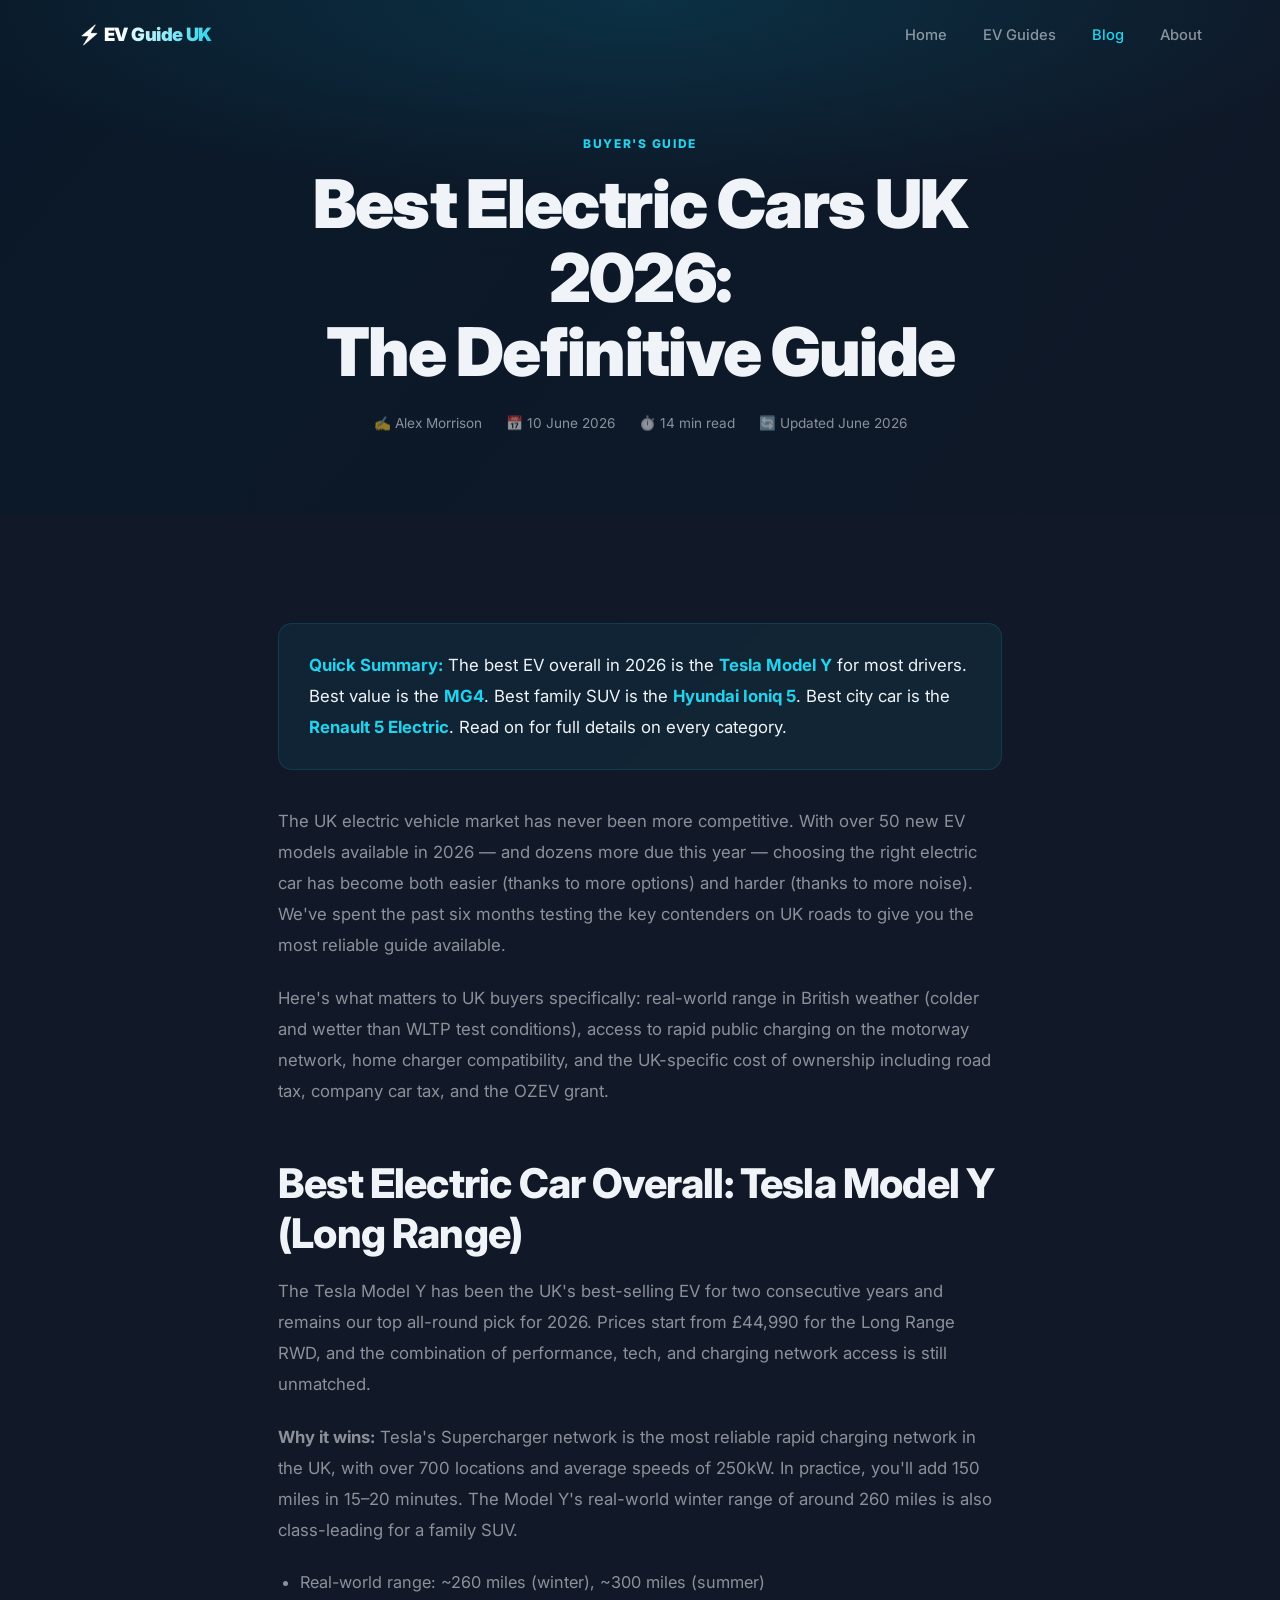
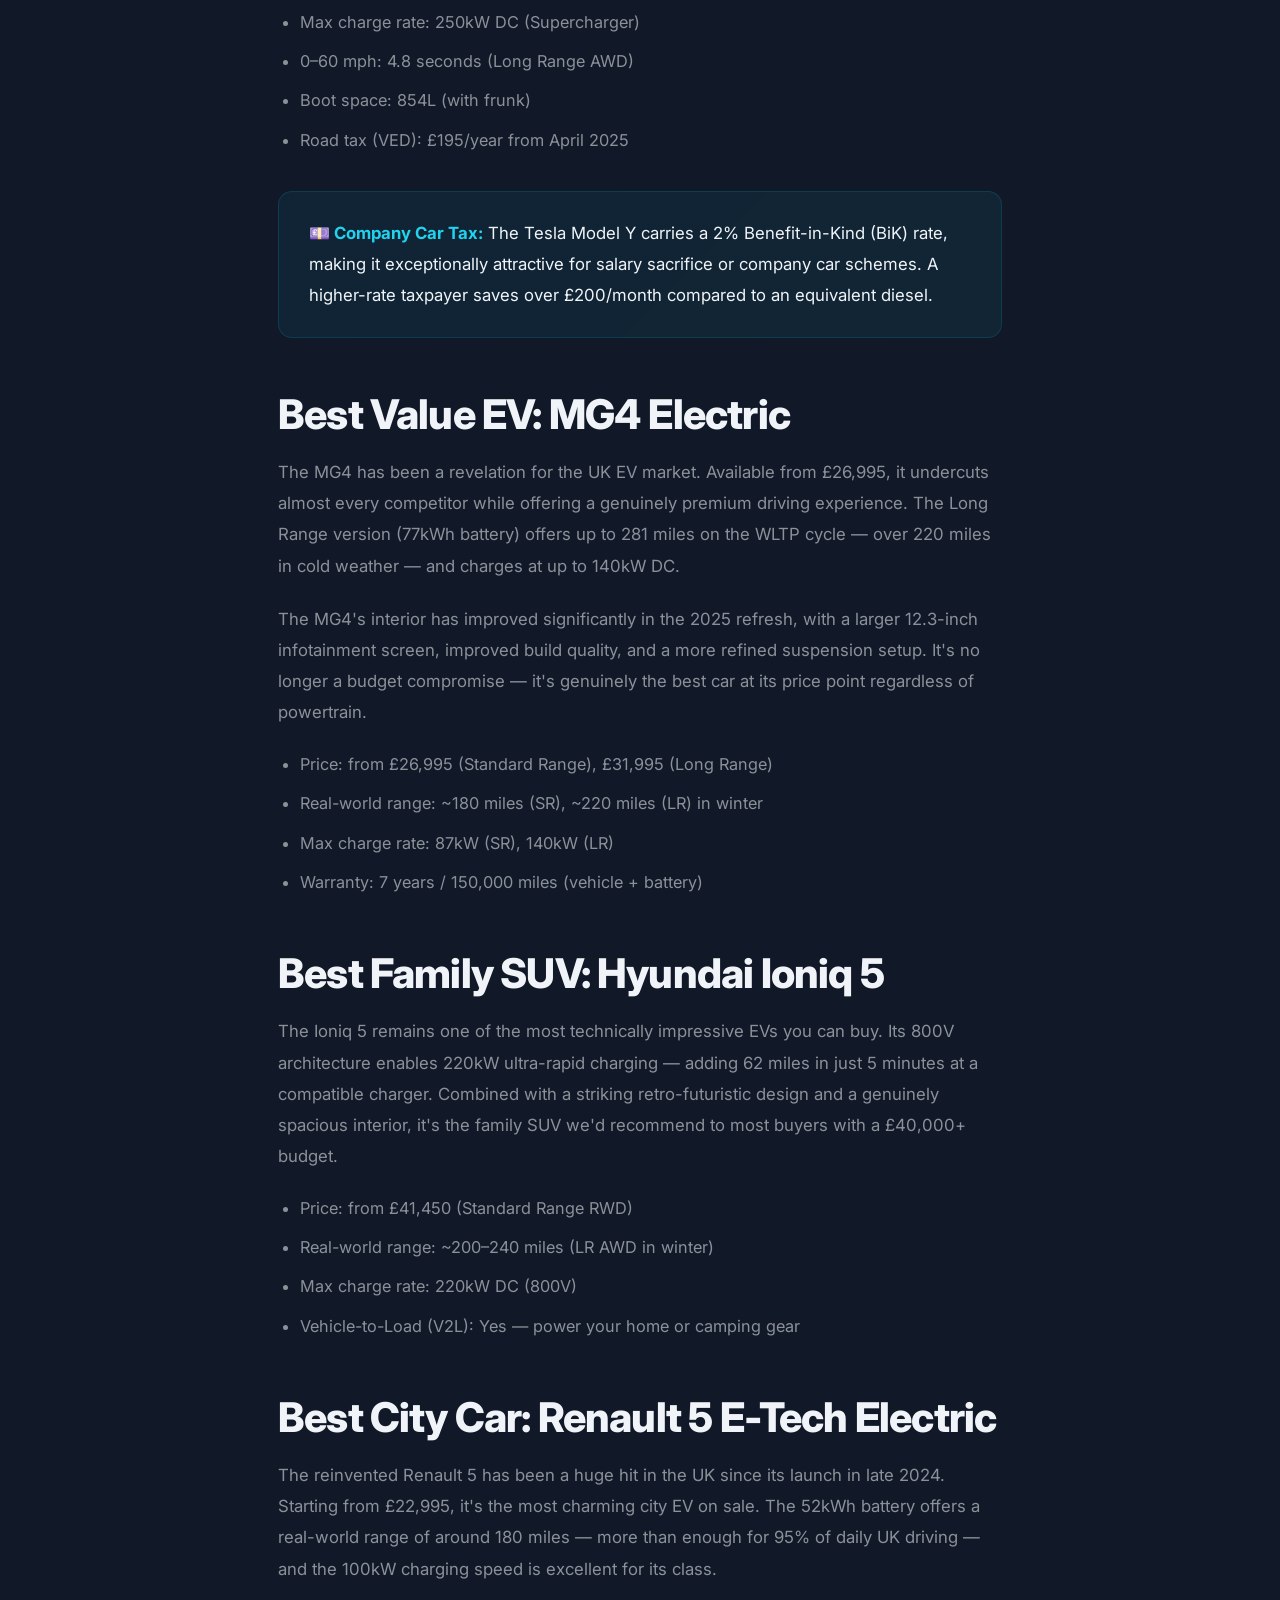
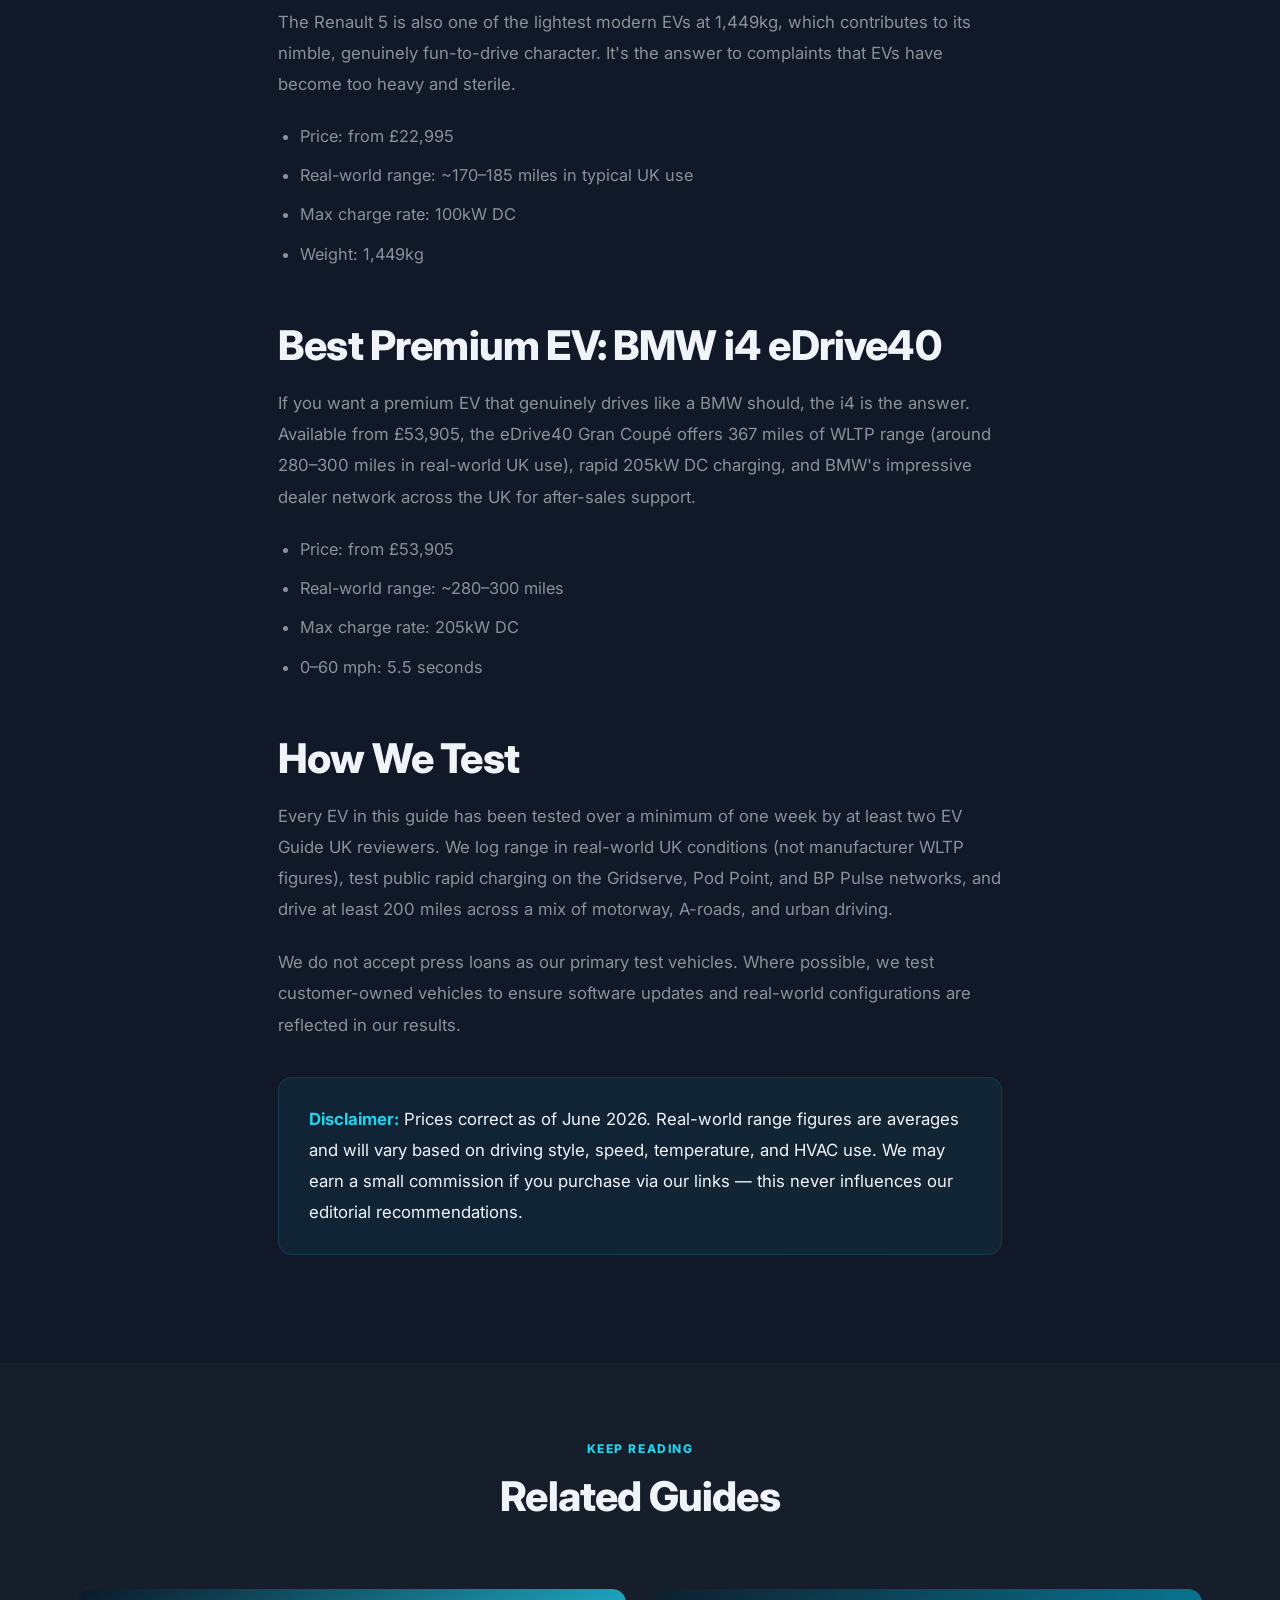
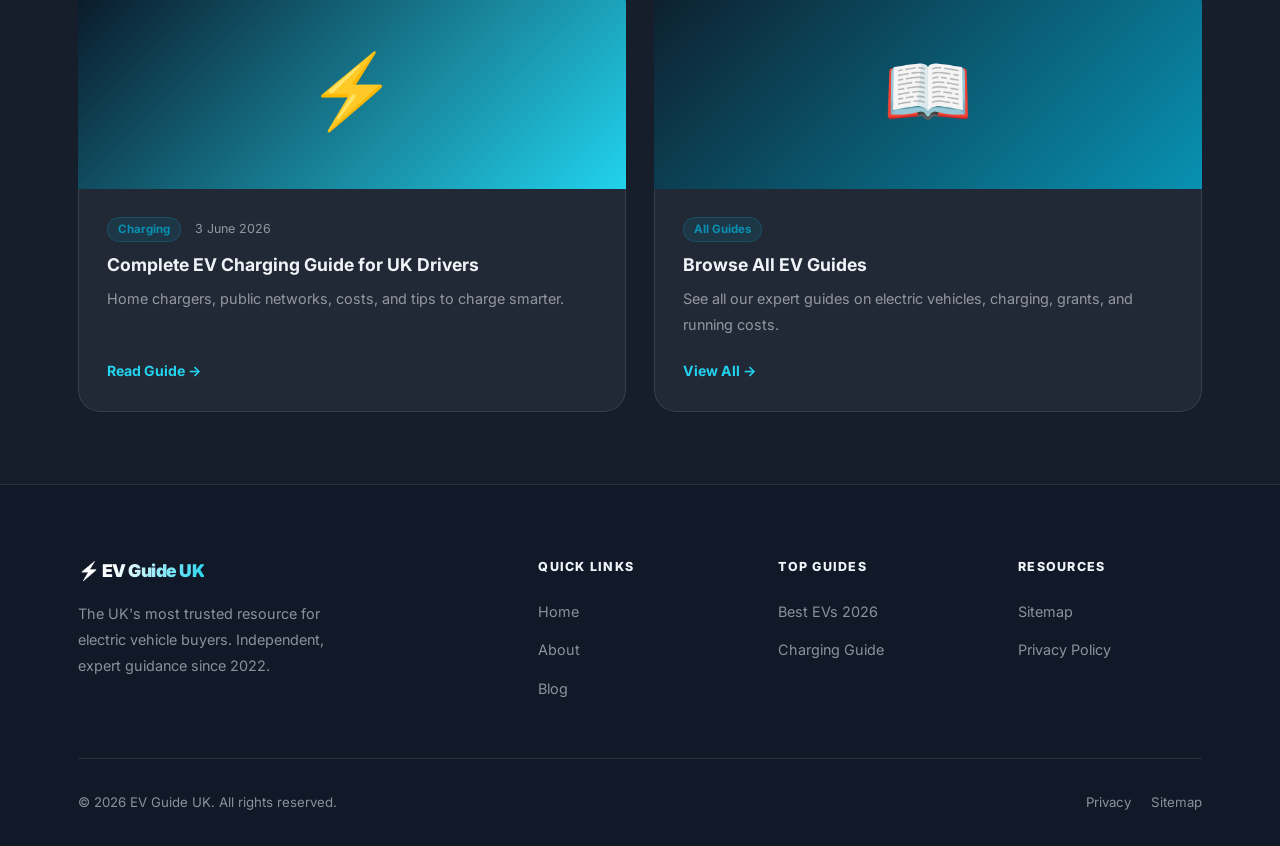
<file: blog/best-electric-cars-uk-2026.html>
<!DOCTYPE html>
<html lang="en-GB">
<head>
  <meta charset="UTF-8">
  <meta name="viewport" content="width=device-width, initial-scale=1.0">
  <title>Best Electric Cars UK 2026: The Definitive Guide | EV Guide UK</title>
  <meta name="description" content="Our experts have tested every major EV available in the UK. Discover the best electric cars for 2026 across every budget — from city cars to long-range SUVs.">
  <meta name="keywords" content="best electric cars UK 2026, top EVs UK, electric car review UK, best EV 2026">

  <meta property="og:title" content="Best Electric Cars UK 2026: The Definitive Guide">
  <meta property="og:description" content="Our experts have tested every major EV in the UK. The best electric cars for every budget in 2026.">
  <meta property="og:type" content="article">
  <meta property="og:url" content="https://conor-coder.github.io/electric-vehicles-uk/blog/best-electric-cars-uk-2026.html">

  <link rel="canonical" href="https://conor-coder.github.io/electric-vehicles-uk/blog/best-electric-cars-uk-2026.html">
  <link rel="stylesheet" href="../style.css">

  <script type="application/ld+json">
  {
    "@context": "https://schema.org",
    "@type": "Article",
    "headline": "Best Electric Cars UK 2026: The Definitive Guide",
    "datePublished": "2026-06-10",
    "dateModified": "2026-06-10",
    "author": {"@type": "Person", "name": "Alex Morrison"},
    "publisher": {"@type": "Organization", "name": "EV Guide UK"}
  }
  </script>
</head>
<body>

  <nav class="nav" id="nav">
    <div class="nav-inner">
      <a href="../index.html" class="nav-logo">⚡ EV Guide UK</a>
      <ul class="nav-links" id="navLinks">
        <li><a href="../index.html">Home</a></li>
        <li><a href="../index.html#guides">EV Guides</a></li>
        <li><a href="index.html" style="color:var(--accent)">Blog</a></li>
        <li><a href="../about.html">About</a></li>
      </ul>
      <button class="nav-toggle" id="navToggle" aria-label="Toggle menu">
        <span></span><span></span><span></span>
      </button>
    </div>
  </nav>

  <header class="article-header">
    <div class="article-header-content">
      <span class="section-label">Buyer's Guide</span>
      <h1>Best Electric Cars UK 2026:<br>The Definitive Guide</h1>
      <div class="article-meta">
        <span>✍️ Alex Morrison</span>
        <span>📅 10 June 2026</span>
        <span>⏱️ 14 min read</span>
        <span>🔄 Updated June 2026</span>
      </div>
    </div>
  </header>

  <article class="article-body">

    <div class="info-box">
      <p><strong>Quick Summary:</strong> The best EV overall in 2026 is the <strong>Tesla Model Y</strong> for most drivers. Best value is the <strong>MG4</strong>. Best family SUV is the <strong>Hyundai Ioniq 5</strong>. Best city car is the <strong>Renault 5 Electric</strong>. Read on for full details on every category.</p>
    </div>

    <p>The UK electric vehicle market has never been more competitive. With over 50 new EV models available in 2026 — and dozens more due this year — choosing the right electric car has become both easier (thanks to more options) and harder (thanks to more noise). We've spent the past six months testing the key contenders on UK roads to give you the most reliable guide available.</p>

    <p>Here's what matters to UK buyers specifically: real-world range in British weather (colder and wetter than WLTP test conditions), access to rapid public charging on the motorway network, home charger compatibility, and the UK-specific cost of ownership including road tax, company car tax, and the OZEV grant.</p>

    <h2>Best Electric Car Overall: Tesla Model Y (Long Range)</h2>

    <p>The Tesla Model Y has been the UK's best-selling EV for two consecutive years and remains our top all-round pick for 2026. Prices start from £44,990 for the Long Range RWD, and the combination of performance, tech, and charging network access is still unmatched.</p>

    <p><strong>Why it wins:</strong> Tesla's Supercharger network is the most reliable rapid charging network in the UK, with over 700 locations and average speeds of 250kW. In practice, you'll add 150 miles in 15–20 minutes. The Model Y's real-world winter range of around 260 miles is also class-leading for a family SUV.</p>

    <ul>
      <li>Real-world range: ~260 miles (winter), ~300 miles (summer)</li>
      <li>Max charge rate: 250kW DC (Supercharger)</li>
      <li>0–60 mph: 4.8 seconds (Long Range AWD)</li>
      <li>Boot space: 854L (with frunk)</li>
      <li>Road tax (VED): £195/year from April 2025</li>
    </ul>

    <div class="info-box">
      <p><strong>💷 Company Car Tax:</strong> The Tesla Model Y carries a 2% Benefit-in-Kind (BiK) rate, making it exceptionally attractive for salary sacrifice or company car schemes. A higher-rate taxpayer saves over £200/month compared to an equivalent diesel.</p>
    </div>

    <h2>Best Value EV: MG4 Electric</h2>

    <p>The MG4 has been a revelation for the UK EV market. Available from £26,995, it undercuts almost every competitor while offering a genuinely premium driving experience. The Long Range version (77kWh battery) offers up to 281 miles on the WLTP cycle — over 220 miles in cold weather — and charges at up to 140kW DC.</p>

    <p>The MG4's interior has improved significantly in the 2025 refresh, with a larger 12.3-inch infotainment screen, improved build quality, and a more refined suspension setup. It's no longer a budget compromise — it's genuinely the best car at its price point regardless of powertrain.</p>

    <ul>
      <li>Price: from £26,995 (Standard Range), £31,995 (Long Range)</li>
      <li>Real-world range: ~180 miles (SR), ~220 miles (LR) in winter</li>
      <li>Max charge rate: 87kW (SR), 140kW (LR)</li>
      <li>Warranty: 7 years / 150,000 miles (vehicle + battery)</li>
    </ul>

    <h2>Best Family SUV: Hyundai Ioniq 5</h2>

    <p>The Ioniq 5 remains one of the most technically impressive EVs you can buy. Its 800V architecture enables 220kW ultra-rapid charging — adding 62 miles in just 5 minutes at a compatible charger. Combined with a striking retro-futuristic design and a genuinely spacious interior, it's the family SUV we'd recommend to most buyers with a £40,000+ budget.</p>

    <ul>
      <li>Price: from £41,450 (Standard Range RWD)</li>
      <li>Real-world range: ~200–240 miles (LR AWD in winter)</li>
      <li>Max charge rate: 220kW DC (800V)</li>
      <li>Vehicle-to-Load (V2L): Yes — power your home or camping gear</li>
    </ul>

    <h2>Best City Car: Renault 5 E-Tech Electric</h2>

    <p>The reinvented Renault 5 has been a huge hit in the UK since its launch in late 2024. Starting from £22,995, it's the most charming city EV on sale. The 52kWh battery offers a real-world range of around 180 miles — more than enough for 95% of daily UK driving — and the 100kW charging speed is excellent for its class.</p>

    <p>The Renault 5 is also one of the lightest modern EVs at 1,449kg, which contributes to its nimble, genuinely fun-to-drive character. It's the answer to complaints that EVs have become too heavy and sterile.</p>

    <ul>
      <li>Price: from £22,995</li>
      <li>Real-world range: ~170–185 miles in typical UK use</li>
      <li>Max charge rate: 100kW DC</li>
      <li>Weight: 1,449kg</li>
    </ul>

    <h2>Best Premium EV: BMW i4 eDrive40</h2>

    <p>If you want a premium EV that genuinely drives like a BMW should, the i4 is the answer. Available from £53,905, the eDrive40 Gran Coupé offers 367 miles of WLTP range (around 280–300 miles in real-world UK use), rapid 205kW DC charging, and BMW's impressive dealer network across the UK for after-sales support.</p>

    <ul>
      <li>Price: from £53,905</li>
      <li>Real-world range: ~280–300 miles</li>
      <li>Max charge rate: 205kW DC</li>
      <li>0–60 mph: 5.5 seconds</li>
    </ul>

    <h2>How We Test</h2>

    <p>Every EV in this guide has been tested over a minimum of one week by at least two EV Guide UK reviewers. We log range in real-world UK conditions (not manufacturer WLTP figures), test public rapid charging on the Gridserve, Pod Point, and BP Pulse networks, and drive at least 200 miles across a mix of motorway, A-roads, and urban driving.</p>

    <p>We do not accept press loans as our primary test vehicles. Where possible, we test customer-owned vehicles to ensure software updates and real-world configurations are reflected in our results.</p>

    <div class="info-box">
      <p><strong>Disclaimer:</strong> Prices correct as of June 2026. Real-world range figures are averages and will vary based on driving style, speed, temperature, and HVAC use. We may earn a small commission if you purchase via our links — this never influences our editorial recommendations.</p>
    </div>

  </article>

  <!-- Related Articles -->
  <section style="background: rgba(255,255,255,0.02); padding: 72px 0;">
    <div class="container">
      <div class="section-header fade-in">
        <span class="section-label">Keep Reading</span>
        <h2>Related Guides</h2>
      </div>
      <div class="blog-grid">
        <a href="ev-charging-guide-uk.html" class="blog-card fade-in">
          <div class="blog-card-thumb" style="background:linear-gradient(135deg,#0a1929,#22d3ee);">⚡</div>
          <div class="blog-card-body">
            <div class="blog-meta"><span class="blog-tag">Charging</span><span>3 June 2026</span></div>
            <h3>Complete EV Charging Guide for UK Drivers</h3>
            <p>Home chargers, public networks, costs, and tips to charge smarter.</p>
            <span class="read-more">Read Guide →</span>
          </div>
        </a>
        <a href="index.html" class="blog-card fade-in delay-1">
          <div class="blog-card-thumb" style="background:linear-gradient(135deg,#0d1f2d,#0891b2);">📖</div>
          <div class="blog-card-body">
            <div class="blog-meta"><span class="blog-tag">All Guides</span></div>
            <h3>Browse All EV Guides</h3>
            <p>See all our expert guides on electric vehicles, charging, grants, and running costs.</p>
            <span class="read-more">View All →</span>
          </div>
        </a>
      </div>
    </div>
  </section>

  <footer>
    <div class="container">
      <div class="footer-grid">
        <div class="footer-brand">
          <span class="footer-logo">⚡ EV Guide UK</span>
          <p>The UK's most trusted resource for electric vehicle buyers. Independent, expert guidance since 2022.</p>
        </div>
        <div class="footer-col">
          <h4>Quick Links</h4>
          <ul>
            <li><a href="../index.html">Home</a></li>
            <li><a href="../about.html">About</a></li>
            <li><a href="index.html">Blog</a></li>
          </ul>
        </div>
        <div class="footer-col">
          <h4>Top Guides</h4>
          <ul>
            <li><a href="best-electric-cars-uk-2026.html">Best EVs 2026</a></li>
            <li><a href="ev-charging-guide-uk.html">Charging Guide</a></li>
          </ul>
        </div>
        <div class="footer-col">
          <h4>Resources</h4>
          <ul>
            <li><a href="../sitemap.xml">Sitemap</a></li>
            <li><a href="#">Privacy Policy</a></li>
          </ul>
        </div>
      </div>
      <div class="footer-bottom">
        <p>&copy; 2026 EV Guide UK. All rights reserved.</p>
        <div style="display:flex;gap:20px;">
          <a href="#">Privacy</a>
          <a href="../sitemap.xml">Sitemap</a>
        </div>
      </div>
    </div>
  </footer>

  <script>
    const nav = document.getElementById('nav');
    window.addEventListener('scroll', () => nav.classList.toggle('scrolled', window.scrollY > 60));
    const toggle = document.getElementById('navToggle');
    const links = document.getElementById('navLinks');
    toggle.addEventListener('click', () => links.classList.toggle('open'));
    links.querySelectorAll('a').forEach(a => a.addEventListener('click', () => links.classList.remove('open')));
    const observer = new IntersectionObserver((entries) => {
      entries.forEach(e => { if (e.isIntersecting) e.target.classList.add('visible'); });
    }, { threshold: 0.1, rootMargin: '0px 0px -40px 0px' });
    document.querySelectorAll('.fade-in').forEach(el => observer.observe(el));
  </script>
</body>
</html>
</file>
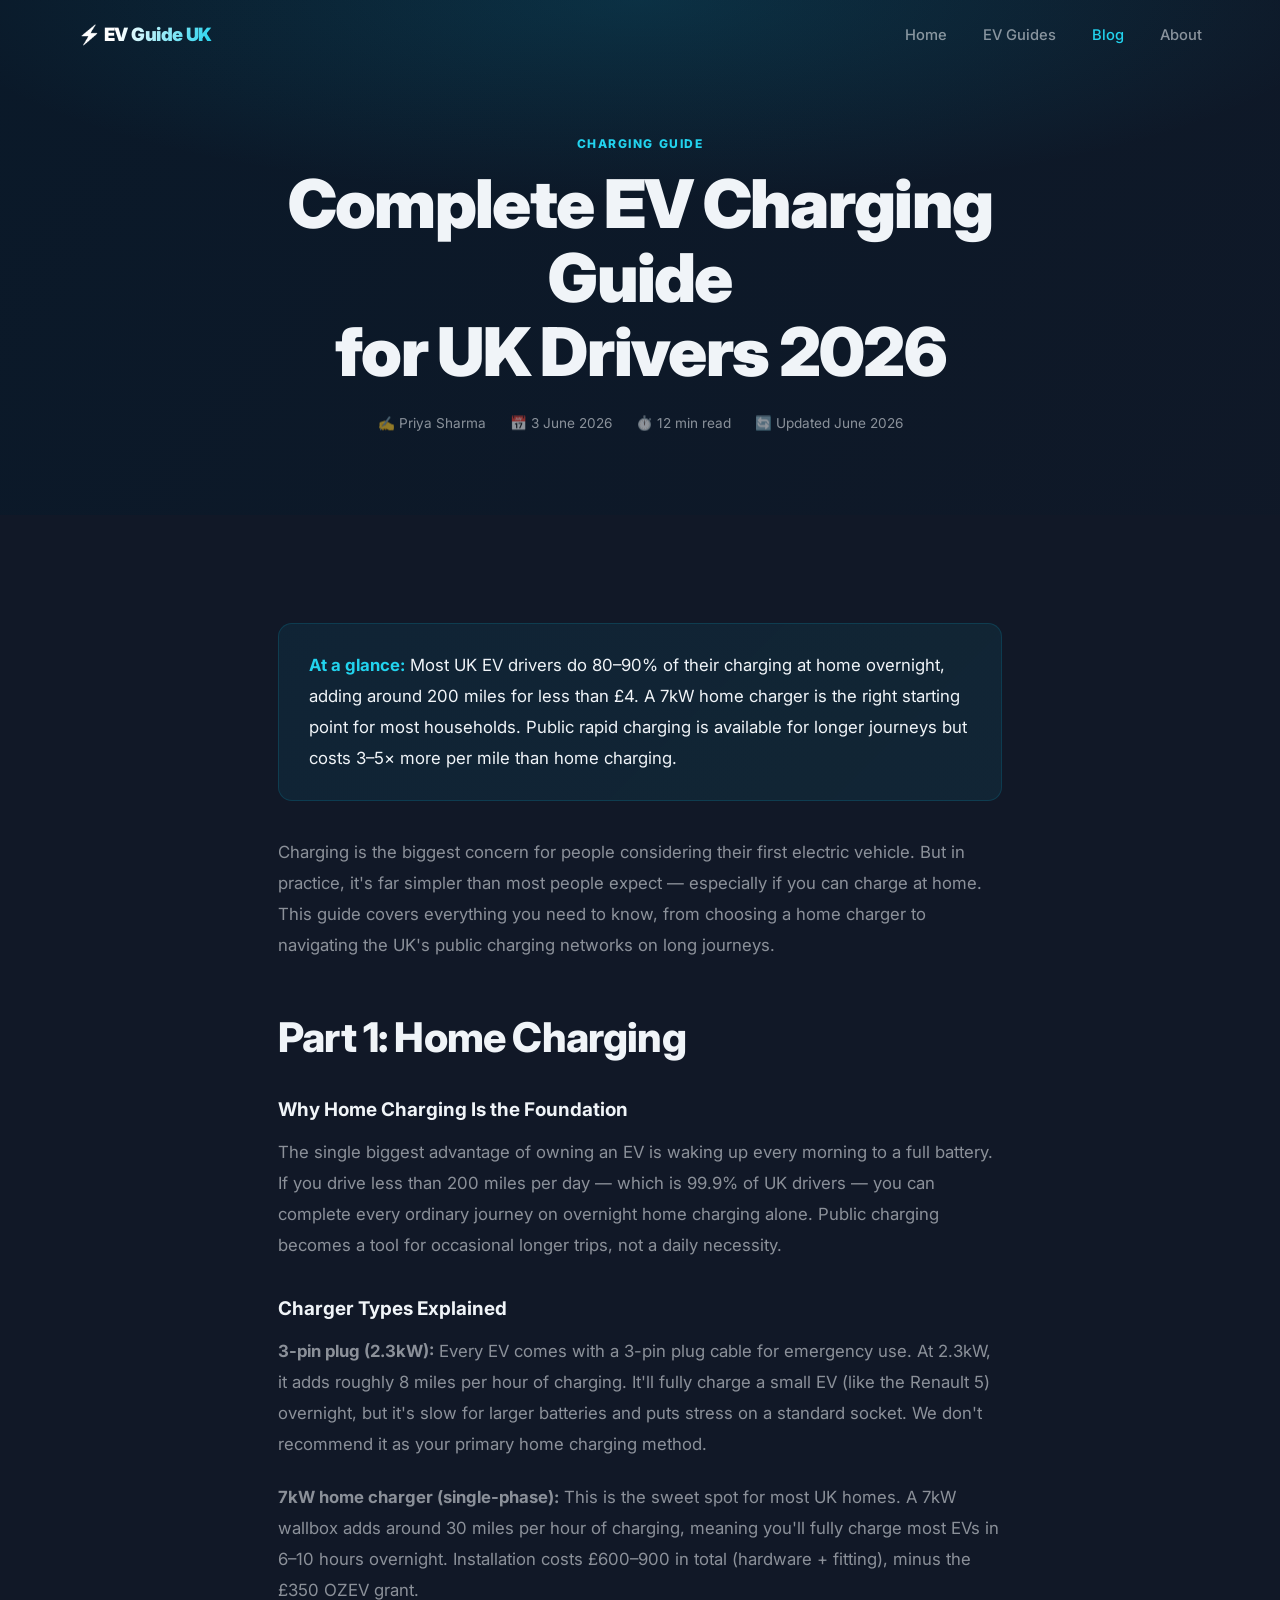
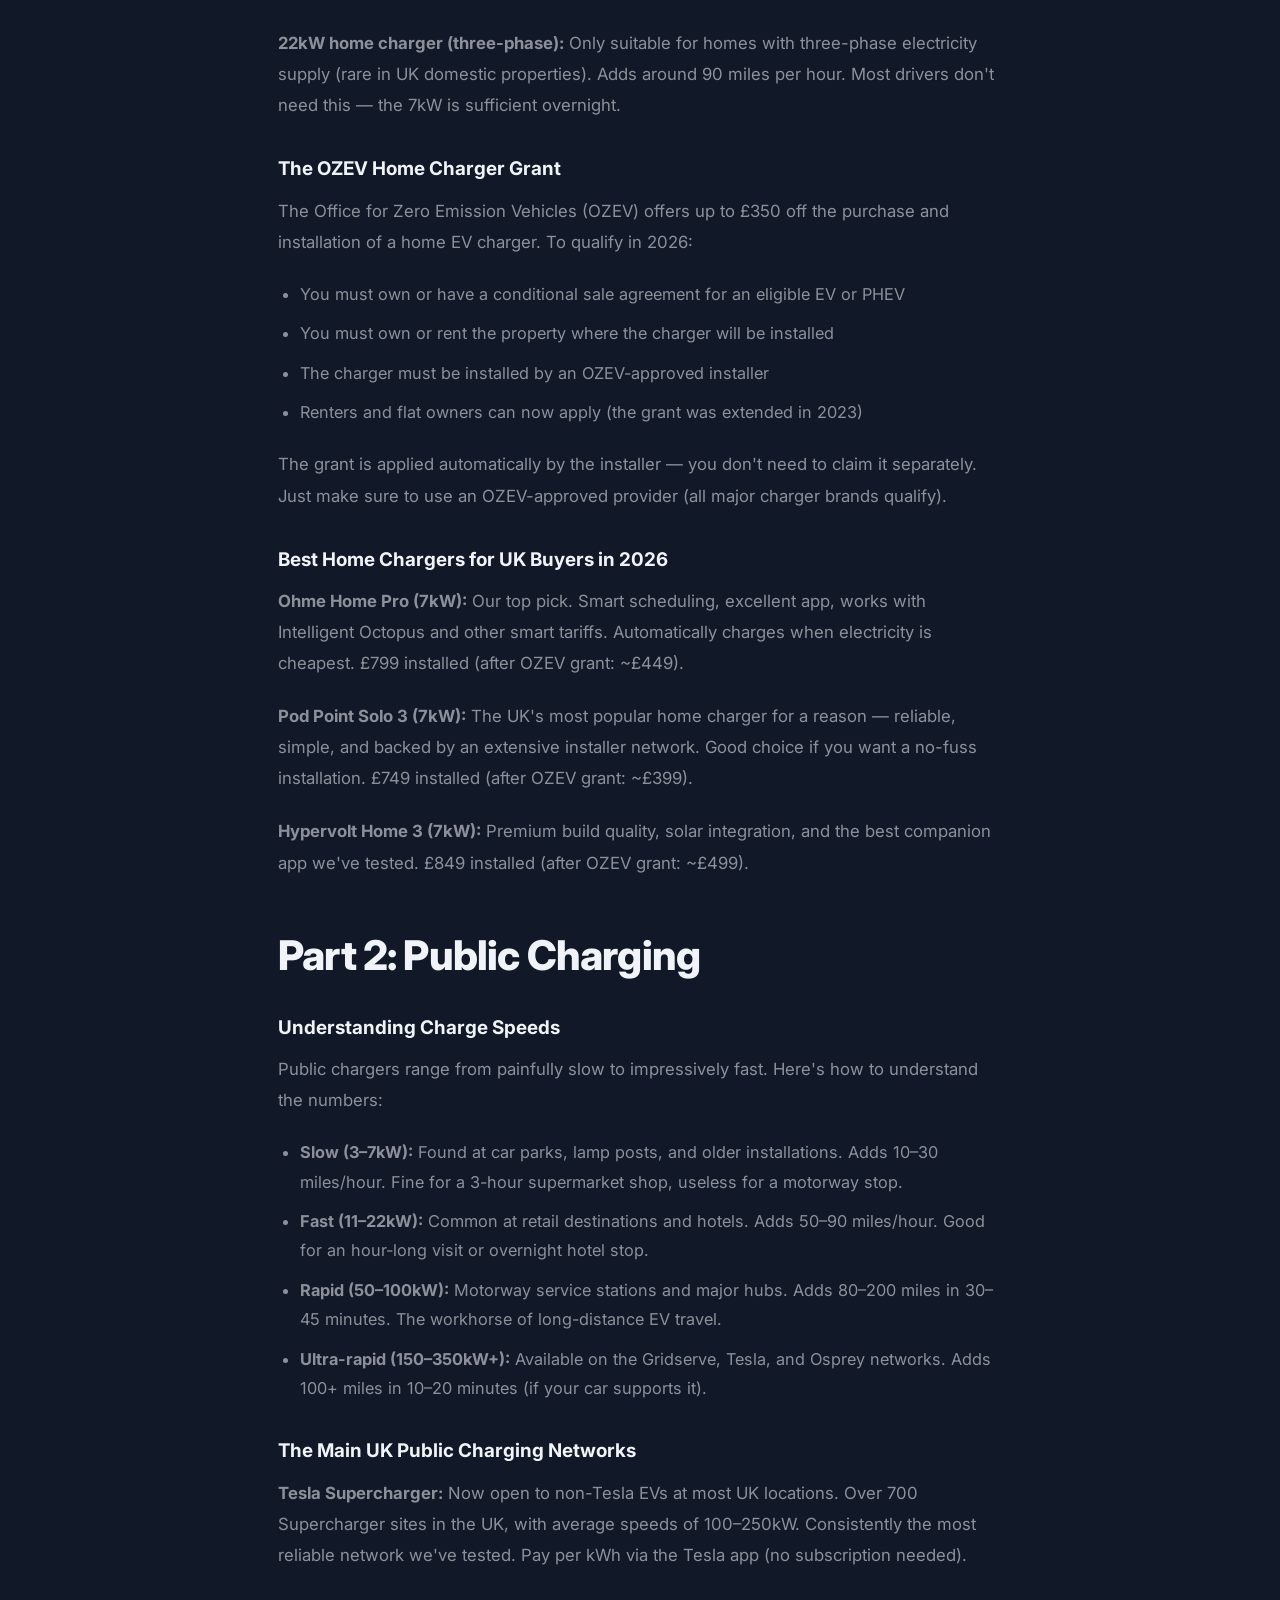
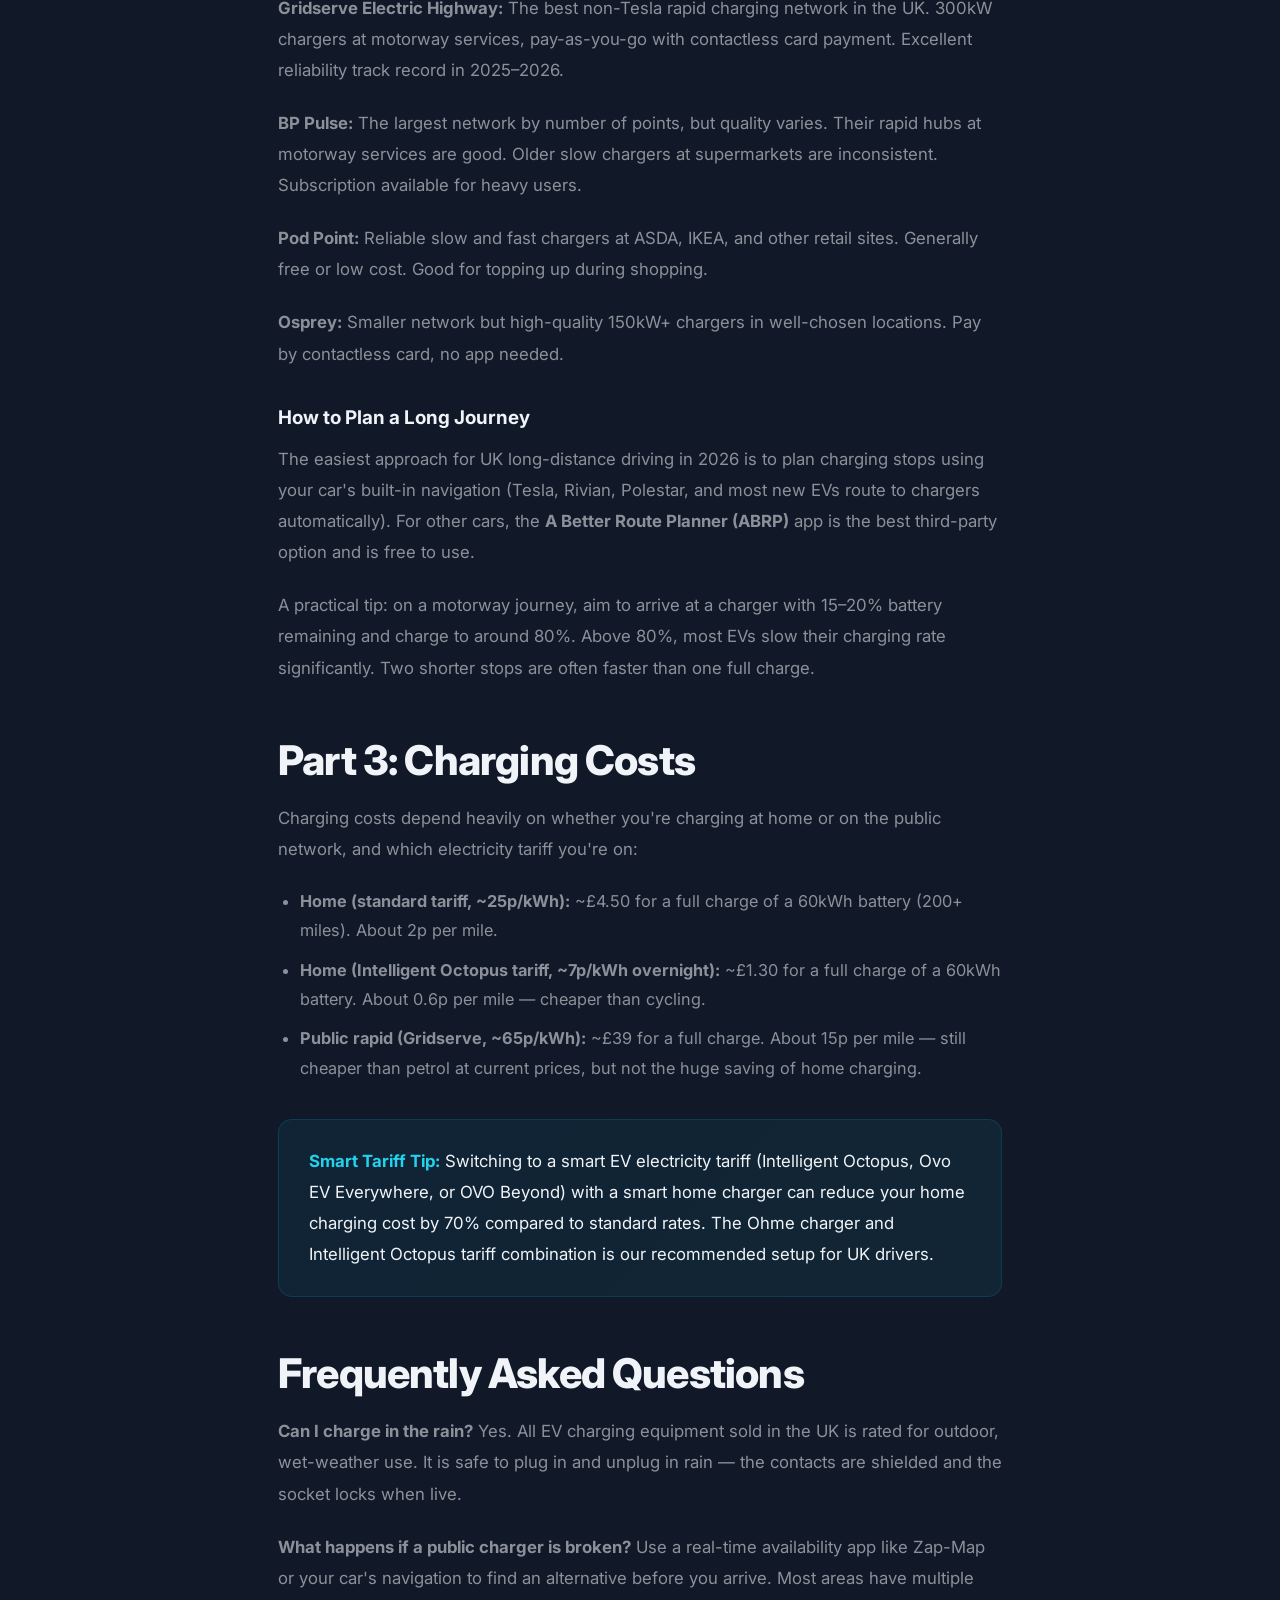
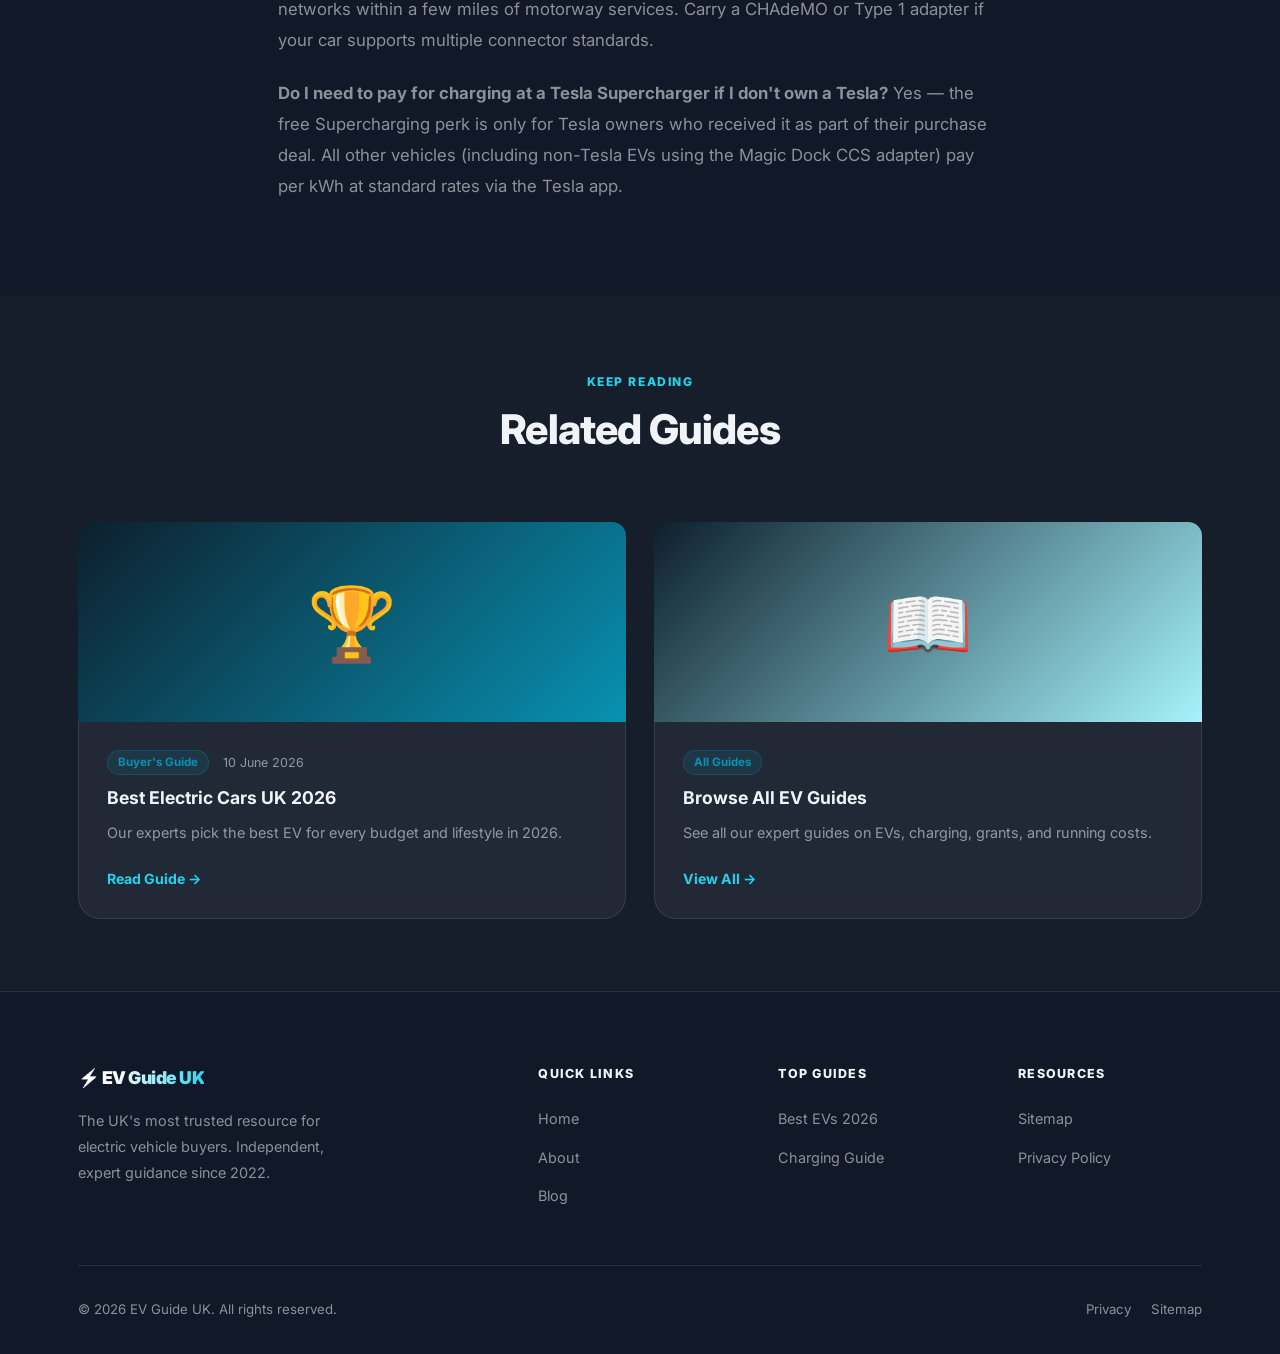
<file: blog/ev-charging-guide-uk.html>
<!DOCTYPE html>
<html lang="en-GB">
<head>
  <meta charset="UTF-8">
  <meta name="viewport" content="width=device-width, initial-scale=1.0">
  <title>Complete EV Charging Guide for UK Drivers 2026 | EV Guide UK</title>
  <meta name="description" content="Everything UK EV drivers need to know about charging — home chargers, public networks, costs, rapid charging, and how to claim the OZEV grant.">
  <meta name="keywords" content="EV charging UK, home EV charger UK, public charging UK, OZEV grant, rapid charging UK">

  <meta property="og:title" content="Complete EV Charging Guide for UK Drivers 2026">
  <meta property="og:description" content="Home chargers, public networks, costs, and tips to charge your EV smarter in the UK.">
  <meta property="og:type" content="article">
  <meta property="og:url" content="https://conor-coder.github.io/electric-vehicles-uk/blog/ev-charging-guide-uk.html">

  <link rel="canonical" href="https://conor-coder.github.io/electric-vehicles-uk/blog/ev-charging-guide-uk.html">
  <link rel="stylesheet" href="../style.css">

  <script type="application/ld+json">
  {
    "@context": "https://schema.org",
    "@type": "Article",
    "headline": "Complete EV Charging Guide for UK Drivers 2026",
    "datePublished": "2026-06-03",
    "dateModified": "2026-06-03",
    "author": {"@type": "Person", "name": "Priya Sharma"},
    "publisher": {"@type": "Organization", "name": "EV Guide UK"}
  }
  </script>
</head>
<body>

  <nav class="nav" id="nav">
    <div class="nav-inner">
      <a href="../index.html" class="nav-logo">⚡ EV Guide UK</a>
      <ul class="nav-links" id="navLinks">
        <li><a href="../index.html">Home</a></li>
        <li><a href="../index.html#guides">EV Guides</a></li>
        <li><a href="index.html" style="color:var(--accent)">Blog</a></li>
        <li><a href="../about.html">About</a></li>
      </ul>
      <button class="nav-toggle" id="navToggle" aria-label="Toggle menu">
        <span></span><span></span><span></span>
      </button>
    </div>
  </nav>

  <header class="article-header">
    <div class="article-header-content">
      <span class="section-label">Charging Guide</span>
      <h1>Complete EV Charging Guide<br>for UK Drivers 2026</h1>
      <div class="article-meta">
        <span>✍️ Priya Sharma</span>
        <span>📅 3 June 2026</span>
        <span>⏱️ 12 min read</span>
        <span>🔄 Updated June 2026</span>
      </div>
    </div>
  </header>

  <article class="article-body">

    <div class="info-box">
      <p><strong>At a glance:</strong> Most UK EV drivers do 80–90% of their charging at home overnight, adding around 200 miles for less than £4. A 7kW home charger is the right starting point for most households. Public rapid charging is available for longer journeys but costs 3–5× more per mile than home charging.</p>
    </div>

    <p>Charging is the biggest concern for people considering their first electric vehicle. But in practice, it's far simpler than most people expect — especially if you can charge at home. This guide covers everything you need to know, from choosing a home charger to navigating the UK's public charging networks on long journeys.</p>

    <h2>Part 1: Home Charging</h2>

    <h3>Why Home Charging Is the Foundation</h3>
    <p>The single biggest advantage of owning an EV is waking up every morning to a full battery. If you drive less than 200 miles per day — which is 99.9% of UK drivers — you can complete every ordinary journey on overnight home charging alone. Public charging becomes a tool for occasional longer trips, not a daily necessity.</p>

    <h3>Charger Types Explained</h3>

    <p><strong>3-pin plug (2.3kW):</strong> Every EV comes with a 3-pin plug cable for emergency use. At 2.3kW, it adds roughly 8 miles per hour of charging. It'll fully charge a small EV (like the Renault 5) overnight, but it's slow for larger batteries and puts stress on a standard socket. We don't recommend it as your primary home charging method.</p>

    <p><strong>7kW home charger (single-phase):</strong> This is the sweet spot for most UK homes. A 7kW wallbox adds around 30 miles per hour of charging, meaning you'll fully charge most EVs in 6–10 hours overnight. Installation costs £600–900 in total (hardware + fitting), minus the £350 OZEV grant.</p>

    <p><strong>22kW home charger (three-phase):</strong> Only suitable for homes with three-phase electricity supply (rare in UK domestic properties). Adds around 90 miles per hour. Most drivers don't need this — the 7kW is sufficient overnight.</p>

    <h3>The OZEV Home Charger Grant</h3>
    <p>The Office for Zero Emission Vehicles (OZEV) offers up to £350 off the purchase and installation of a home EV charger. To qualify in 2026:</p>
    <ul>
      <li>You must own or have a conditional sale agreement for an eligible EV or PHEV</li>
      <li>You must own or rent the property where the charger will be installed</li>
      <li>The charger must be installed by an OZEV-approved installer</li>
      <li>Renters and flat owners can now apply (the grant was extended in 2023)</li>
    </ul>
    <p>The grant is applied automatically by the installer — you don't need to claim it separately. Just make sure to use an OZEV-approved provider (all major charger brands qualify).</p>

    <h3>Best Home Chargers for UK Buyers in 2026</h3>

    <p><strong>Ohme Home Pro (7kW):</strong> Our top pick. Smart scheduling, excellent app, works with Intelligent Octopus and other smart tariffs. Automatically charges when electricity is cheapest. £799 installed (after OZEV grant: ~£449).</p>

    <p><strong>Pod Point Solo 3 (7kW):</strong> The UK's most popular home charger for a reason — reliable, simple, and backed by an extensive installer network. Good choice if you want a no-fuss installation. £749 installed (after OZEV grant: ~£399).</p>

    <p><strong>Hypervolt Home 3 (7kW):</strong> Premium build quality, solar integration, and the best companion app we've tested. £849 installed (after OZEV grant: ~£499).</p>

    <h2>Part 2: Public Charging</h2>

    <h3>Understanding Charge Speeds</h3>

    <p>Public chargers range from painfully slow to impressively fast. Here's how to understand the numbers:</p>
    <ul>
      <li><strong>Slow (3–7kW):</strong> Found at car parks, lamp posts, and older installations. Adds 10–30 miles/hour. Fine for a 3-hour supermarket shop, useless for a motorway stop.</li>
      <li><strong>Fast (11–22kW):</strong> Common at retail destinations and hotels. Adds 50–90 miles/hour. Good for an hour-long visit or overnight hotel stop.</li>
      <li><strong>Rapid (50–100kW):</strong> Motorway service stations and major hubs. Adds 80–200 miles in 30–45 minutes. The workhorse of long-distance EV travel.</li>
      <li><strong>Ultra-rapid (150–350kW+):</strong> Available on the Gridserve, Tesla, and Osprey networks. Adds 100+ miles in 10–20 minutes (if your car supports it).</li>
    </ul>

    <h3>The Main UK Public Charging Networks</h3>

    <p><strong>Tesla Supercharger:</strong> Now open to non-Tesla EVs at most UK locations. Over 700 Supercharger sites in the UK, with average speeds of 100–250kW. Consistently the most reliable network we've tested. Pay per kWh via the Tesla app (no subscription needed).</p>

    <p><strong>Gridserve Electric Highway:</strong> The best non-Tesla rapid charging network in the UK. 300kW chargers at motorway services, pay-as-you-go with contactless card payment. Excellent reliability track record in 2025–2026.</p>

    <p><strong>BP Pulse:</strong> The largest network by number of points, but quality varies. Their rapid hubs at motorway services are good. Older slow chargers at supermarkets are inconsistent. Subscription available for heavy users.</p>

    <p><strong>Pod Point:</strong> Reliable slow and fast chargers at ASDA, IKEA, and other retail sites. Generally free or low cost. Good for topping up during shopping.</p>

    <p><strong>Osprey:</strong> Smaller network but high-quality 150kW+ chargers in well-chosen locations. Pay by contactless card, no app needed.</p>

    <h3>How to Plan a Long Journey</h3>

    <p>The easiest approach for UK long-distance driving in 2026 is to plan charging stops using your car's built-in navigation (Tesla, Rivian, Polestar, and most new EVs route to chargers automatically). For other cars, the <strong>A Better Route Planner (ABRP)</strong> app is the best third-party option and is free to use.</p>

    <p>A practical tip: on a motorway journey, aim to arrive at a charger with 15–20% battery remaining and charge to around 80%. Above 80%, most EVs slow their charging rate significantly. Two shorter stops are often faster than one full charge.</p>

    <h2>Part 3: Charging Costs</h2>

    <p>Charging costs depend heavily on whether you're charging at home or on the public network, and which electricity tariff you're on:</p>

    <ul>
      <li><strong>Home (standard tariff, ~25p/kWh):</strong> ~£4.50 for a full charge of a 60kWh battery (200+ miles). About 2p per mile.</li>
      <li><strong>Home (Intelligent Octopus tariff, ~7p/kWh overnight):</strong> ~£1.30 for a full charge of a 60kWh battery. About 0.6p per mile — cheaper than cycling.</li>
      <li><strong>Public rapid (Gridserve, ~65p/kWh):</strong> ~£39 for a full charge. About 15p per mile — still cheaper than petrol at current prices, but not the huge saving of home charging.</li>
    </ul>

    <div class="info-box">
      <p><strong>Smart Tariff Tip:</strong> Switching to a smart EV electricity tariff (Intelligent Octopus, Ovo EV Everywhere, or OVO Beyond) with a smart home charger can reduce your home charging cost by 70% compared to standard rates. The Ohme charger and Intelligent Octopus tariff combination is our recommended setup for UK drivers.</p>
    </div>

    <h2>Frequently Asked Questions</h2>

    <p><strong>Can I charge in the rain?</strong> Yes. All EV charging equipment sold in the UK is rated for outdoor, wet-weather use. It is safe to plug in and unplug in rain — the contacts are shielded and the socket locks when live.</p>

    <p><strong>What happens if a public charger is broken?</strong> Use a real-time availability app like Zap-Map or your car's navigation to find an alternative before you arrive. Most areas have multiple networks within a few miles of motorway services. Carry a CHAdeMO or Type 1 adapter if your car supports multiple connector standards.</p>

    <p><strong>Do I need to pay for charging at a Tesla Supercharger if I don't own a Tesla?</strong> Yes — the free Supercharging perk is only for Tesla owners who received it as part of their purchase deal. All other vehicles (including non-Tesla EVs using the Magic Dock CCS adapter) pay per kWh at standard rates via the Tesla app.</p>

  </article>

  <!-- Related Articles -->
  <section style="background: rgba(255,255,255,0.02); padding: 72px 0;">
    <div class="container">
      <div class="section-header fade-in">
        <span class="section-label">Keep Reading</span>
        <h2>Related Guides</h2>
      </div>
      <div class="blog-grid">
        <a href="best-electric-cars-uk-2026.html" class="blog-card fade-in">
          <div class="blog-card-thumb" style="background:linear-gradient(135deg,#0d1f2d,#0891b2);">🏆</div>
          <div class="blog-card-body">
            <div class="blog-meta"><span class="blog-tag">Buyer's Guide</span><span>10 June 2026</span></div>
            <h3>Best Electric Cars UK 2026</h3>
            <p>Our experts pick the best EV for every budget and lifestyle in 2026.</p>
            <span class="read-more">Read Guide →</span>
          </div>
        </a>
        <a href="index.html" class="blog-card fade-in delay-1">
          <div class="blog-card-thumb" style="background:linear-gradient(135deg,#0d1f2d,#a5f3fc);">📖</div>
          <div class="blog-card-body">
            <div class="blog-meta"><span class="blog-tag">All Guides</span></div>
            <h3>Browse All EV Guides</h3>
            <p>See all our expert guides on EVs, charging, grants, and running costs.</p>
            <span class="read-more">View All →</span>
          </div>
        </a>
      </div>
    </div>
  </section>

  <footer>
    <div class="container">
      <div class="footer-grid">
        <div class="footer-brand">
          <span class="footer-logo">⚡ EV Guide UK</span>
          <p>The UK's most trusted resource for electric vehicle buyers. Independent, expert guidance since 2022.</p>
        </div>
        <div class="footer-col">
          <h4>Quick Links</h4>
          <ul>
            <li><a href="../index.html">Home</a></li>
            <li><a href="../about.html">About</a></li>
            <li><a href="index.html">Blog</a></li>
          </ul>
        </div>
        <div class="footer-col">
          <h4>Top Guides</h4>
          <ul>
            <li><a href="best-electric-cars-uk-2026.html">Best EVs 2026</a></li>
            <li><a href="ev-charging-guide-uk.html">Charging Guide</a></li>
          </ul>
        </div>
        <div class="footer-col">
          <h4>Resources</h4>
          <ul>
            <li><a href="../sitemap.xml">Sitemap</a></li>
            <li><a href="#">Privacy Policy</a></li>
          </ul>
        </div>
      </div>
      <div class="footer-bottom">
        <p>&copy; 2026 EV Guide UK. All rights reserved.</p>
        <div style="display:flex;gap:20px;">
          <a href="#">Privacy</a>
          <a href="../sitemap.xml">Sitemap</a>
        </div>
      </div>
    </div>
  </footer>

  <script>
    const nav = document.getElementById('nav');
    window.addEventListener('scroll', () => nav.classList.toggle('scrolled', window.scrollY > 60));
    const toggle = document.getElementById('navToggle');
    const links = document.getElementById('navLinks');
    toggle.addEventListener('click', () => links.classList.toggle('open'));
    links.querySelectorAll('a').forEach(a => a.addEventListener('click', () => links.classList.remove('open')));
    const observer = new IntersectionObserver((entries) => {
      entries.forEach(e => { if (e.isIntersecting) e.target.classList.add('visible'); });
    }, { threshold: 0.1, rootMargin: '0px 0px -40px 0px' });
    document.querySelectorAll('.fade-in').forEach(el => observer.observe(el));
  </script>
</body>
</html>
</file>
<file: style.css>
/* ============================================
   Electric Vehicles UK Guide — Design System
   Cyan accent · Dark charcoal base
   ============================================ */

@import url('https://fonts.googleapis.com/css2?family=Inter:wght@300;400;500;600;700;800;900&display=swap');

:root {
  --primary:       #0891b2;
  --primary-dark:  #0e7490;
  --accent:        #22d3ee;
  --accent-warm:   #a5f3fc;
  --bg:            #111827;
  --bg-2:          #1f2937;
  --surface:       rgba(255, 255, 255, 0.055);
  --surface-hover: rgba(255, 255, 255, 0.095);
  --border:        rgba(255, 255, 255, 0.10);
  --border-focus:  rgba(8, 145, 178, 0.45);
  --text:          #f0f4f8;
  --text-muted:    rgba(240, 244, 248, 0.55);
  --radius:        14px;
  --radius-lg:     22px;
  --radius-xl:     32px;
  --shadow:        0 8px 40px rgba(0, 0, 0, 0.45);
  --shadow-glow:   0 0 60px rgba(8, 145, 178, 0.25);
  --transition:    0.28s cubic-bezier(0.4, 0, 0.2, 1);
  --max-w:         1180px;
}

/* ============ RESET & BASE ============ */
*, *::before, *::after { box-sizing: border-box; margin: 0; padding: 0; }
html { scroll-behavior: smooth; font-size: 16px; }
body {
  font-family: 'Inter', -apple-system, BlinkMacSystemFont, 'Segoe UI', sans-serif;
  background: var(--bg);
  color: var(--text);
  line-height: 1.6;
  overflow-x: hidden;
  -webkit-font-smoothing: antialiased;
}
img { max-width: 100%; height: auto; display: block; }
a { color: var(--primary); text-decoration: none; transition: color var(--transition); }
a:hover { color: var(--accent); }
ul, ol { list-style: none; }
button { font-family: inherit; cursor: pointer; border: none; background: none; }

/* ============ TYPOGRAPHY ============ */
h1 { font-size: clamp(2.4rem, 5.5vw, 4.2rem); font-weight: 900; line-height: 1.1; letter-spacing: -0.025em; }
h2 { font-size: clamp(1.7rem, 3.2vw, 2.6rem); font-weight: 800; line-height: 1.2; letter-spacing: -0.02em; }
h3 { font-size: clamp(1.05rem, 1.8vw, 1.35rem); font-weight: 700; line-height: 1.3; }
h4 { font-size: 1rem; font-weight: 600; }
p  { color: var(--text-muted); line-height: 1.8; }

/* ============ LAYOUT ============ */
.container { max-width: var(--max-w); margin: 0 auto; padding: 0 28px; }
section { padding: 110px 0; }

/* ============ ANIMATIONS ============ */
@keyframes gradientShift {
  0%   { background-position: 0%   50%; }
  50%  { background-position: 100% 50%; }
  100% { background-position: 0%   50%; }
}
@keyframes float {
  0%, 100% { transform: translateY(0px);   }
  50%       { transform: translateY(-12px); }
}

/* ============ NAVIGATION ============ */
.nav {
  position: fixed;
  top: 0; left: 0; right: 0;
  z-index: 1000;
  padding: 20px 0;
  transition: background var(--transition), padding var(--transition), border-color var(--transition);
  border-bottom: 1px solid transparent;
}
.nav.scrolled {
  background: rgba(17, 24, 39, 0.88);
  backdrop-filter: blur(22px);
  -webkit-backdrop-filter: blur(22px);
  border-bottom-color: var(--border);
  padding: 14px 0;
}
.nav-inner {
  max-width: var(--max-w);
  margin: 0 auto;
  padding: 0 28px;
  display: flex;
  align-items: center;
  justify-content: space-between;
  gap: 24px;
}
.nav-logo {
  font-size: 1.15rem;
  font-weight: 900;
  letter-spacing: -0.03em;
  background: linear-gradient(110deg, #fff 30%, var(--accent) 100%);
  -webkit-background-clip: text;
  -webkit-text-fill-color: transparent;
  background-clip: text;
  flex-shrink: 0;
}
.nav-links { display: flex; align-items: center; gap: 36px; }
.nav-links a { color: var(--text-muted); font-size: 0.92rem; font-weight: 500; transition: color var(--transition); white-space: nowrap; }
.nav-links a:hover { color: var(--text); }
.nav-toggle { display: none; flex-direction: column; gap: 5px; cursor: pointer; padding: 4px; z-index: 1001; }
.nav-toggle span { display: block; width: 22px; height: 2px; background: var(--text); border-radius: 2px; transition: all var(--transition); }

/* ============ HERO ============ */
.hero {
  min-height: 100vh;
  display: flex;
  align-items: center;
  justify-content: center;
  text-align: center;
  position: relative;
  overflow: hidden;
  background: linear-gradient(-50deg, #111827, #0d1f2d, #111827, #0a1929, #111827);
  background-size: 500% 500%;
  animation: gradientShift 14s ease infinite;
  padding: 140px 28px 100px;
}
.hero::before {
  content: '';
  position: absolute;
  inset: 0;
  background:
    radial-gradient(ellipse 90% 55% at 50% -5%,  rgba(8, 145, 178, 0.20), transparent 70%),
    radial-gradient(ellipse 50% 40% at 90% 100%, rgba(34, 211, 238, 0.12), transparent 70%),
    radial-gradient(ellipse 40% 30% at 5%  80%,  rgba(165, 243, 252, 0.07), transparent 70%);
  pointer-events: none;
}
.hero-orb { position: absolute; border-radius: 50%; pointer-events: none; }
.hero-orb-1 {
  width: 480px; height: 480px; top: -160px; left: -120px;
  background: radial-gradient(circle, rgba(8, 145, 178, 0.12) 0%, transparent 70%);
  animation: float 8s ease-in-out infinite;
}
.hero-orb-2 {
  width: 360px; height: 360px; bottom: -100px; right: -80px;
  background: radial-gradient(circle, rgba(34, 211, 238, 0.09) 0%, transparent 70%);
  animation: float 10s ease-in-out infinite reverse;
}
.hero-content { position: relative; z-index: 2; max-width: 820px; margin: 0 auto; }
.hero-badge {
  display: inline-flex;
  align-items: center;
  gap: 8px;
  background: var(--surface);
  border: 1px solid var(--border);
  backdrop-filter: blur(12px);
  border-radius: 50px;
  padding: 7px 18px;
  font-size: 0.78rem;
  font-weight: 700;
  color: var(--accent);
  margin-bottom: 32px;
  letter-spacing: 0.09em;
  text-transform: uppercase;
}
.hero h1 {
  margin-bottom: 24px;
  background: linear-gradient(145deg, #ffffff 0%, rgba(255,255,255,0.85) 40%, var(--accent) 100%);
  -webkit-background-clip: text;
  -webkit-text-fill-color: transparent;
  background-clip: text;
}
.hero-sub { font-size: clamp(1rem, 2.2vw, 1.22rem); color: var(--text-muted); max-width: 620px; margin: 0 auto 44px; }
.hero-btns { display: flex; gap: 16px; justify-content: center; flex-wrap: wrap; margin-bottom: 48px; }
.hero-tagline { font-size: 1rem; color: rgba(255,255,255,0.50); letter-spacing: 0.02em; margin-top: 12px; }

/* ============ BUTTONS ============ */
.btn-primary {
  display: inline-flex;
  align-items: center;
  gap: 9px;
  background: linear-gradient(135deg, var(--primary) 0%, var(--accent) 100%);
  color: #fff;
  padding: 16px 38px;
  border-radius: 50px;
  font-weight: 700;
  font-size: 1rem;
  transition: transform var(--transition), box-shadow var(--transition);
}
.btn-primary:hover {
  color: #fff;
  transform: scale(1.045) translateY(-2px);
  box-shadow: 0 10px 40px rgba(8, 145, 178, 0.50);
}
.btn-secondary {
  display: inline-flex;
  align-items: center;
  gap: 9px;
  background: var(--surface);
  backdrop-filter: blur(12px);
  color: var(--text);
  padding: 16px 38px;
  border-radius: 50px;
  font-weight: 600;
  font-size: 1rem;
  border: 1px solid var(--border);
  transition: transform var(--transition), background var(--transition), box-shadow var(--transition);
}
.btn-secondary:hover {
  color: var(--text);
  background: var(--surface-hover);
  transform: scale(1.045) translateY(-2px);
  box-shadow: var(--shadow);
  border-color: var(--border-focus);
}
.btn-tool {
  display: inline-flex;
  align-items: center;
  gap: 7px;
  background: rgba(8, 145, 178, 0.11);
  border: 1px solid rgba(8, 145, 178, 0.32);
  color: var(--primary);
  padding: 10px 22px;
  border-radius: 50px;
  font-size: 0.84rem;
  font-weight: 700;
  margin-top: 18px;
  transition: all var(--transition);
  text-decoration: none;
}
.btn-tool:hover {
  background: var(--primary);
  border-color: var(--primary);
  color: #fff;
  transform: translateY(-2px);
  box-shadow: 0 6px 20px rgba(8, 145, 178, 0.40);
}

/* ============ GLASS CARD ============ */
.glass-card {
  background: var(--surface);
  backdrop-filter: blur(14px);
  -webkit-backdrop-filter: blur(14px);
  border: 1px solid var(--border);
  border-radius: var(--radius-lg);
  padding: 40px 32px;
  transition: transform var(--transition), box-shadow var(--transition), background var(--transition), border-color var(--transition);
  position: relative;
  overflow: hidden;
}
.glass-card::before {
  content: '';
  position: absolute;
  inset: 0;
  background: linear-gradient(135deg, rgba(8,145,178,0.04) 0%, transparent 60%);
  pointer-events: none;
  border-radius: inherit;
  opacity: 0;
  transition: opacity var(--transition);
}
.glass-card:hover {
  transform: translateY(-7px);
  box-shadow: 0 20px 60px rgba(8, 145, 178, 0.18), var(--shadow);
  background: var(--surface-hover);
  border-color: rgba(8, 145, 178, 0.28);
}
.glass-card:hover::before { opacity: 1; }

/* ============ SECTION HEADER ============ */
.section-label { display: inline-block; font-size: 0.75rem; font-weight: 800; letter-spacing: 0.13em; text-transform: uppercase; color: var(--accent); margin-bottom: 14px; }
.section-header { text-align: center; margin-bottom: 68px; }
.section-header h2 { margin-bottom: 18px; }
.section-header p { max-width: 580px; margin: 0 auto; font-size: 1.08rem; }

/* ============ FEATURES ============ */
.features-grid { display: grid; grid-template-columns: repeat(auto-fit, minmax(300px, 1fr)); gap: 24px; }
.feature-icon { font-size: 2.6rem; display: block; margin-bottom: 22px; }
.feature-card h3 { color: var(--text); margin-bottom: 12px; }

/* ============ GUIDE CARDS ============ */
.tools-grid { display: grid; grid-template-columns: repeat(auto-fit, minmax(280px, 1fr)); gap: 22px; }
.tool-tag {
  display: inline-block;
  background: rgba(8, 145, 178, 0.14);
  border: 1px solid rgba(8, 145, 178, 0.28);
  color: var(--primary);
  font-size: 0.72rem;
  font-weight: 700;
  padding: 4px 13px;
  border-radius: 50px;
  margin-bottom: 16px;
  letter-spacing: 0.05em;
  text-transform: uppercase;
}
.tool-card h3 { color: var(--text); margin-bottom: 10px; }
.tool-price { margin-top: 18px; font-size: 0.88rem; color: var(--accent); font-weight: 700; display: flex; align-items: center; gap: 6px; }

/* ============ HOW IT WORKS ============ */
.steps-grid { display: grid; grid-template-columns: repeat(auto-fit, minmax(240px, 1fr)); gap: 32px; }
.step-number {
  font-size: 3.5rem;
  font-weight: 900;
  background: linear-gradient(135deg, var(--primary), var(--accent));
  -webkit-background-clip: text;
  -webkit-text-fill-color: transparent;
  background-clip: text;
  line-height: 1;
  margin-bottom: 20px;
  display: block;
}
.step-card h3 { color: var(--text); margin-bottom: 10px; }

/* ============ FAQ ============ */
.faq-grid { display: grid; grid-template-columns: repeat(auto-fit, minmax(440px, 1fr)); gap: 22px; max-width: 1020px; margin: 0 auto; }
.faq-card h3 { color: var(--text); margin-bottom: 12px; font-size: 1.08rem; }

/* ============ CTA BANNER ============ */
.cta-banner {
  background: linear-gradient(135deg, rgba(8,145,178,0.16) 0%, rgba(34,211,238,0.10) 100%);
  border: 1px solid rgba(8,145,178,0.22);
  border-radius: var(--radius-xl);
  padding: 90px 48px;
  text-align: center;
  position: relative;
  overflow: hidden;
}
.cta-banner::before {
  content: '';
  position: absolute;
  top: -50%; left: -50%;
  width: 200%; height: 200%;
  background: radial-gradient(ellipse 50% 40% at 50% 50%, rgba(8,145,178,0.08), transparent 70%);
  pointer-events: none;
}
.cta-banner h2 { margin-bottom: 18px; }
.cta-banner p { margin-bottom: 40px; max-width: 540px; margin-left: auto; margin-right: auto; }

/* ============ FOOTER ============ */
footer { padding: 72px 0 32px; border-top: 1px solid var(--border); }
.footer-grid { display: grid; grid-template-columns: 2.2fr 1fr 1fr 1fr; gap: 56px; margin-bottom: 56px; }
.footer-logo {
  font-size: 1.1rem;
  font-weight: 900;
  letter-spacing: -0.03em;
  background: linear-gradient(110deg, #fff 30%, var(--accent) 100%);
  -webkit-background-clip: text;
  -webkit-text-fill-color: transparent;
  background-clip: text;
  display: inline-block;
  margin-bottom: 16px;
}
.footer-brand p { font-size: 0.9rem; max-width: 280px; }
.footer-col h4 { font-size: 0.78rem; font-weight: 800; letter-spacing: 0.1em; text-transform: uppercase; color: var(--text); margin-bottom: 22px; }
.footer-col ul { display: flex; flex-direction: column; gap: 13px; }
.footer-col a { color: var(--text-muted); font-size: 0.9rem; transition: color var(--transition); }
.footer-col a:hover { color: var(--text); }
.footer-bottom { padding-top: 32px; border-top: 1px solid var(--border); display: flex; justify-content: space-between; align-items: center; flex-wrap: wrap; gap: 16px; }
.footer-bottom p { font-size: 0.83rem; color: var(--text-muted); margin: 0; }
.footer-bottom a { color: var(--text-muted); font-size: 0.83rem; }
.footer-bottom a:hover { color: var(--text); }

/* ============ FADE-IN ============ */
.fade-in { opacity: 0; transform: translateY(36px); transition: opacity 0.7s ease, transform 0.7s ease; }
.fade-in.visible { opacity: 1; transform: translateY(0); }
.delay-1 { transition-delay: 0.10s; }
.delay-2 { transition-delay: 0.20s; }
.delay-3 { transition-delay: 0.30s; }
.delay-4 { transition-delay: 0.40s; }

/* ============ BLOG ============ */
.blog-grid { display: grid; grid-template-columns: repeat(auto-fit, minmax(320px, 1fr)); gap: 28px; }
.blog-card { display: flex; flex-direction: column; text-decoration: none; }
.blog-card-thumb { height: 200px; border-radius: var(--radius) var(--radius) 0 0; display: flex; align-items: center; justify-content: center; font-size: 4.5rem; position: relative; overflow: hidden; }
.blog-card-body {
  padding: 28px;
  flex: 1;
  display: flex;
  flex-direction: column;
  border-radius: 0 0 var(--radius-lg) var(--radius-lg);
  background: var(--surface);
  border: 1px solid var(--border);
  border-top: none;
  backdrop-filter: blur(14px);
  -webkit-backdrop-filter: blur(14px);
  transition: background var(--transition), border-color var(--transition);
}
.blog-card:hover .blog-card-body { background: var(--surface-hover); border-color: rgba(8,145,178,0.28); }
.blog-card:hover { transform: translateY(-5px); }
.blog-card { transition: transform var(--transition); }
.blog-meta { display: flex; gap: 14px; font-size: 0.78rem; color: var(--text-muted); margin-bottom: 12px; flex-wrap: wrap; align-items: center; }
.blog-tag {
  background: rgba(8, 145, 178, 0.14);
  border: 1px solid rgba(8, 145, 178, 0.28);
  color: var(--primary);
  padding: 2px 10px;
  border-radius: 50px;
  font-size: 0.72rem;
  font-weight: 700;
}
.blog-card h3 { color: var(--text); margin-bottom: 10px; font-size: 1.1rem; }
.blog-card p  { flex: 1; margin-bottom: 22px; font-size: 0.9rem; }
.read-more { color: var(--accent); font-weight: 700; font-size: 0.88rem; display: inline-flex; align-items: center; gap: 6px; transition: gap var(--transition); }
.read-more:hover { gap: 12px; }

/* ============ ARTICLE ============ */
.article-header {
  padding: 130px 28px 80px;
  background: linear-gradient(-50deg, #111827, #0d1f2d, #111827, #0a1929);
  background-size: 400% 400%;
  animation: gradientShift 14s ease infinite;
  position: relative;
  overflow: hidden;
  text-align: center;
}
.article-header::before {
  content: '';
  position: absolute;
  inset: 0;
  background: radial-gradient(ellipse 80% 55% at 50% 0%, rgba(8,145,178,0.20), transparent 70%);
  pointer-events: none;
}
.article-header-content { position: relative; z-index: 2; max-width: 800px; margin: 0 auto; }
.article-header h1 { margin-bottom: 24px; }
.article-meta { display: flex; gap: 24px; flex-wrap: wrap; font-size: 0.85rem; color: var(--text-muted); justify-content: center; }
.article-body { max-width: 780px; margin: 0 auto; padding: 72px 28px; }
.article-body h2 { color: var(--text); margin: 52px 0 18px; }
.article-body h3 { color: var(--text); margin: 36px 0 14px; font-size: 1.18rem; }
.article-body p  { margin-bottom: 22px; font-size: 1.05rem; line-height: 1.85; }
.article-body ul, .article-body ol { padding-left: 22px; margin-bottom: 22px; }
.article-body li { color: var(--text-muted); margin-bottom: 10px; line-height: 1.8; font-size: 1.02rem; }
.article-body ul li { list-style: disc; }
.article-body ol li { list-style: decimal; }
.info-box {
  background: linear-gradient(135deg, rgba(8,145,178,0.10), rgba(34,211,238,0.07));
  border: 1px solid rgba(8,145,178,0.22);
  border-radius: var(--radius);
  padding: 26px 30px;
  margin: 36px 0;
}
.info-box p { margin: 0; color: var(--text); }
.info-box strong { color: var(--accent); }

/* ============ ABOUT / LEGAL ============ */
.about-header {
  padding: 130px 28px 80px;
  background: linear-gradient(-50deg, #111827, #0d1f2d, #111827, #0a1929);
  background-size: 400% 400%;
  animation: gradientShift 14s ease infinite;
  position: relative;
  overflow: hidden;
  text-align: center;
}
.about-header::before {
  content: '';
  position: absolute;
  inset: 0;
  background: radial-gradient(ellipse 80% 55% at 50% 0%, rgba(8,145,178,0.20), transparent 70%);
  pointer-events: none;
}
.about-header-content { position: relative; z-index: 2; max-width: 700px; margin: 0 auto; }
.values-grid { display: grid; grid-template-columns: repeat(auto-fit, minmax(220px, 1fr)); gap: 22px; }
.value-icon { font-size: 2.2rem; margin-bottom: 16px; display: block; }
.value-card h3 { color: var(--text); margin-bottom: 10px; }
.legal-body { max-width: 780px; margin: 0 auto; padding: 72px 28px; }
.legal-body h2 { color: var(--text); margin: 48px 0 16px; font-size: 1.4rem; }
.legal-body h3 { color: var(--text); margin: 32px 0 12px; font-size: 1.1rem; }
.legal-body p  { margin-bottom: 18px; line-height: 1.8; }
.legal-body ul { padding-left: 22px; margin-bottom: 18px; }
.legal-body li { color: var(--text-muted); margin-bottom: 8px; line-height: 1.75; list-style: disc; }
.legal-body a  { color: var(--accent); }

/* ============ CONTACT FORM ============ */
.form-group { margin-bottom: 24px; }
.form-label { display: block; font-size: 0.88rem; font-weight: 600; color: var(--text); margin-bottom: 8px; }
.form-input, .form-select, .form-textarea {
  width: 100%;
  background: var(--surface);
  border: 1px solid var(--border);
  border-radius: var(--radius);
  padding: 14px 18px;
  color: var(--text);
  font-family: inherit;
  font-size: 0.95rem;
  transition: border-color var(--transition), box-shadow var(--transition);
  -webkit-appearance: none;
}
.form-input:focus, .form-select:focus, .form-textarea:focus {
  outline: none;
  border-color: var(--border-focus);
  box-shadow: 0 0 0 3px rgba(8, 145, 178, 0.14);
}
.form-input::placeholder, .form-textarea::placeholder { color: var(--text-muted); }
.form-select option { background: #1f2937; color: var(--text); }
.form-textarea { resize: vertical; min-height: 150px; line-height: 1.6; }
.form-row { display: grid; grid-template-columns: 1fr 1fr; gap: 20px; }

/* ============ COOKIE BANNER ============ */
.cookie-banner {
  position: fixed;
  bottom: 0; left: 0; right: 0;
  z-index: 9999;
  background: rgba(17, 24, 39, 0.96);
  backdrop-filter: blur(24px);
  -webkit-backdrop-filter: blur(24px);
  border-top: 1px solid var(--border);
  padding: 20px 28px;
  transform: translateY(110%);
  transition: transform 0.45s cubic-bezier(0.4, 0, 0.2, 1);
}
.cookie-banner.visible { transform: translateY(0); }
.cookie-inner { max-width: var(--max-w); margin: 0 auto; display: flex; align-items: center; justify-content: space-between; gap: 24px; flex-wrap: wrap; }
.cookie-banner p { color: var(--text-muted); font-size: 0.875rem; margin: 0; flex: 1; min-width: 220px; }
.cookie-banner a { color: var(--accent); }
.cookie-actions { display: flex; gap: 12px; flex-shrink: 0; }
.btn-cookie-accept {
  background: linear-gradient(135deg, var(--primary), var(--accent));
  color: #fff;
  padding: 10px 22px;
  border-radius: 50px;
  font-weight: 700;
  font-size: 0.84rem;
  cursor: pointer;
  border: none;
  font-family: inherit;
}
.btn-cookie-reject {
  background: transparent;
  color: var(--text-muted);
  padding: 10px 22px;
  border-radius: 50px;
  font-weight: 600;
  font-size: 0.84rem;
  cursor: pointer;
  border: 1px solid var(--border);
  font-family: inherit;
  transition: all var(--transition);
}
.btn-cookie-reject:hover { border-color: var(--text-muted); color: var(--text); }

/* ============ RESPONSIVE ============ */
@media (max-width: 820px) {
  .nav-links { display: none; }
  .nav-links.open {
    display: flex;
    flex-direction: column;
    align-items: flex-start;
    gap: 18px;
    position: fixed;
    top: 0; left: 0; right: 0;
    background: rgba(17, 24, 39, 0.97);
    backdrop-filter: blur(24px);
    -webkit-backdrop-filter: blur(24px);
    padding: 90px 32px 40px;
    border-bottom: 1px solid var(--border);
  }
  .nav-links.open a { font-size: 1.1rem; }
  .nav-toggle { display: flex; }
  .footer-grid { grid-template-columns: 1fr 1fr; gap: 36px; }
  .faq-grid { grid-template-columns: 1fr; }
  section { padding: 72px 0; }
  .cta-banner { padding: 60px 28px; }
}
@media (max-width: 560px) {
  .footer-grid { grid-template-columns: 1fr; }
  .hero-btns { flex-direction: column; align-items: center; }
  .btn-primary, .btn-secondary { width: 100%; justify-content: center; max-width: 320px; }
  .blog-grid { grid-template-columns: 1fr; }
  .article-body { padding: 48px 20px; }
  .form-row { grid-template-columns: 1fr; }
}
</file>
